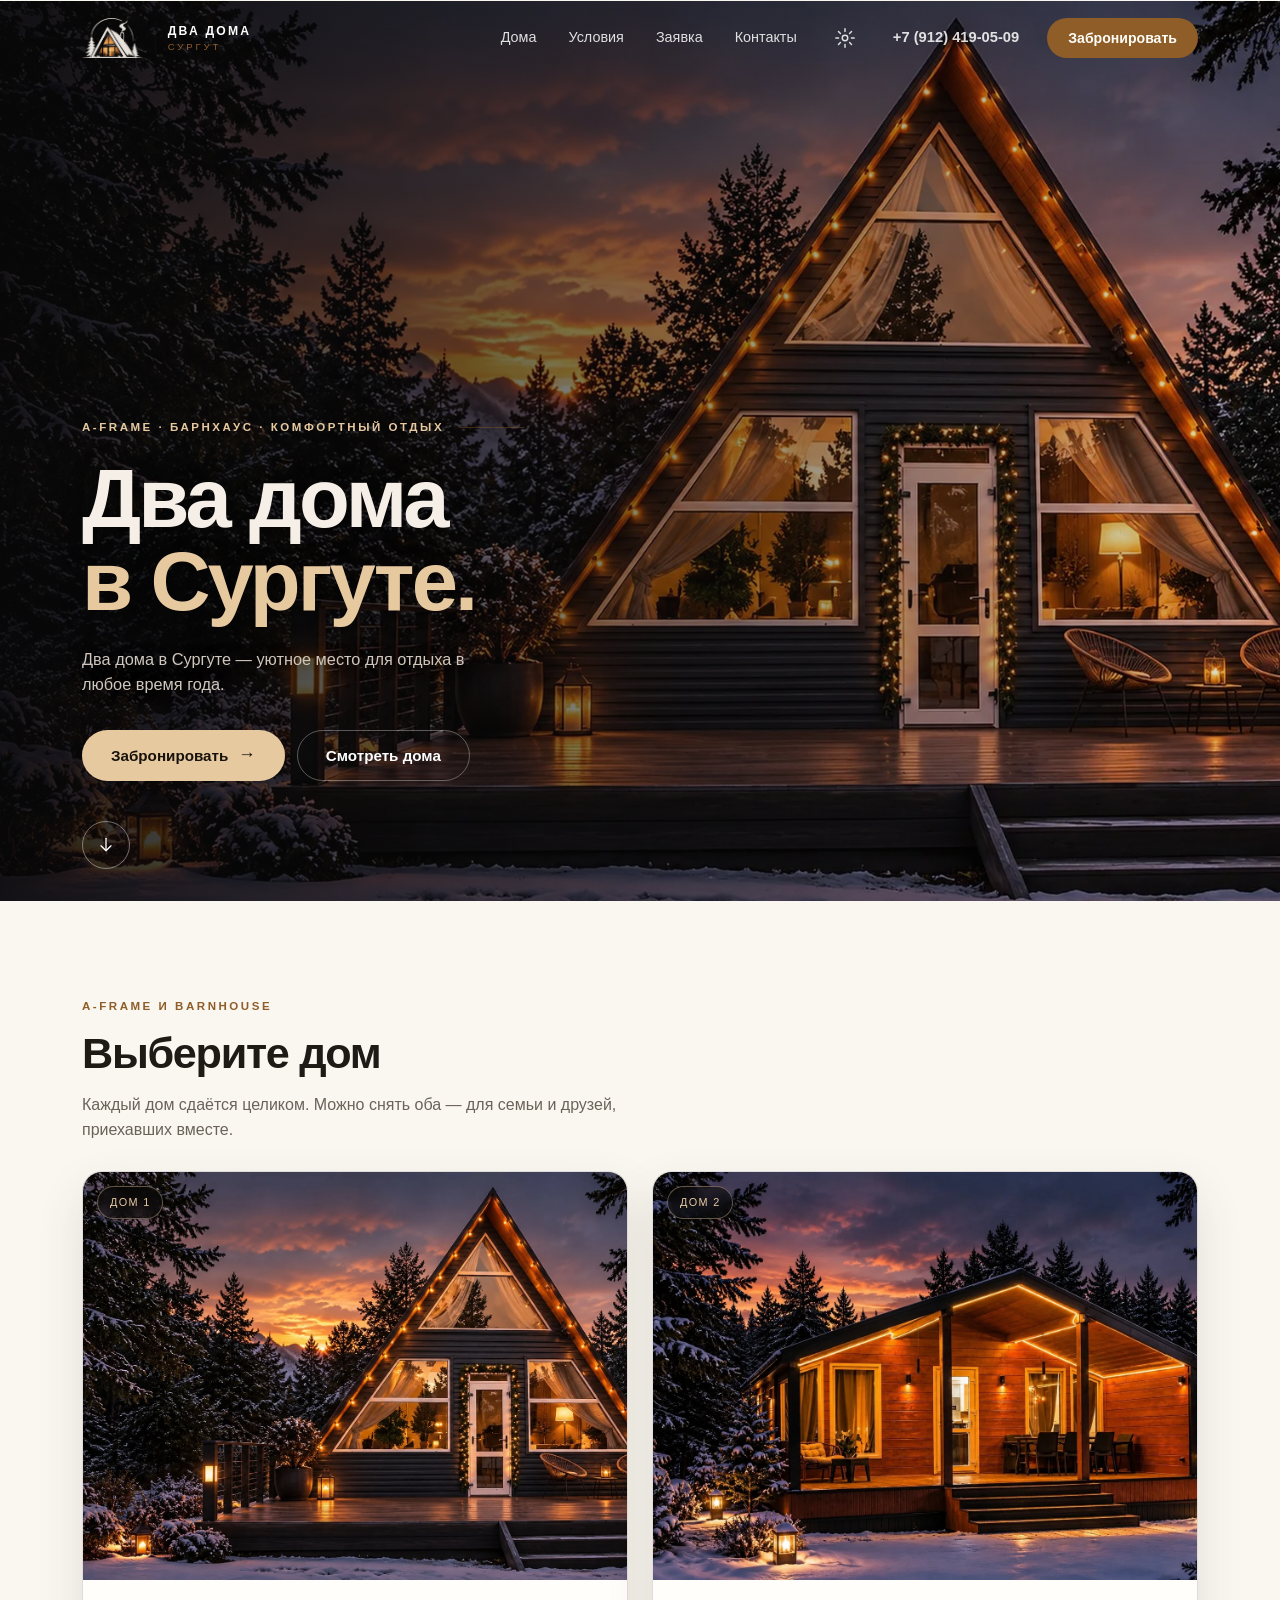
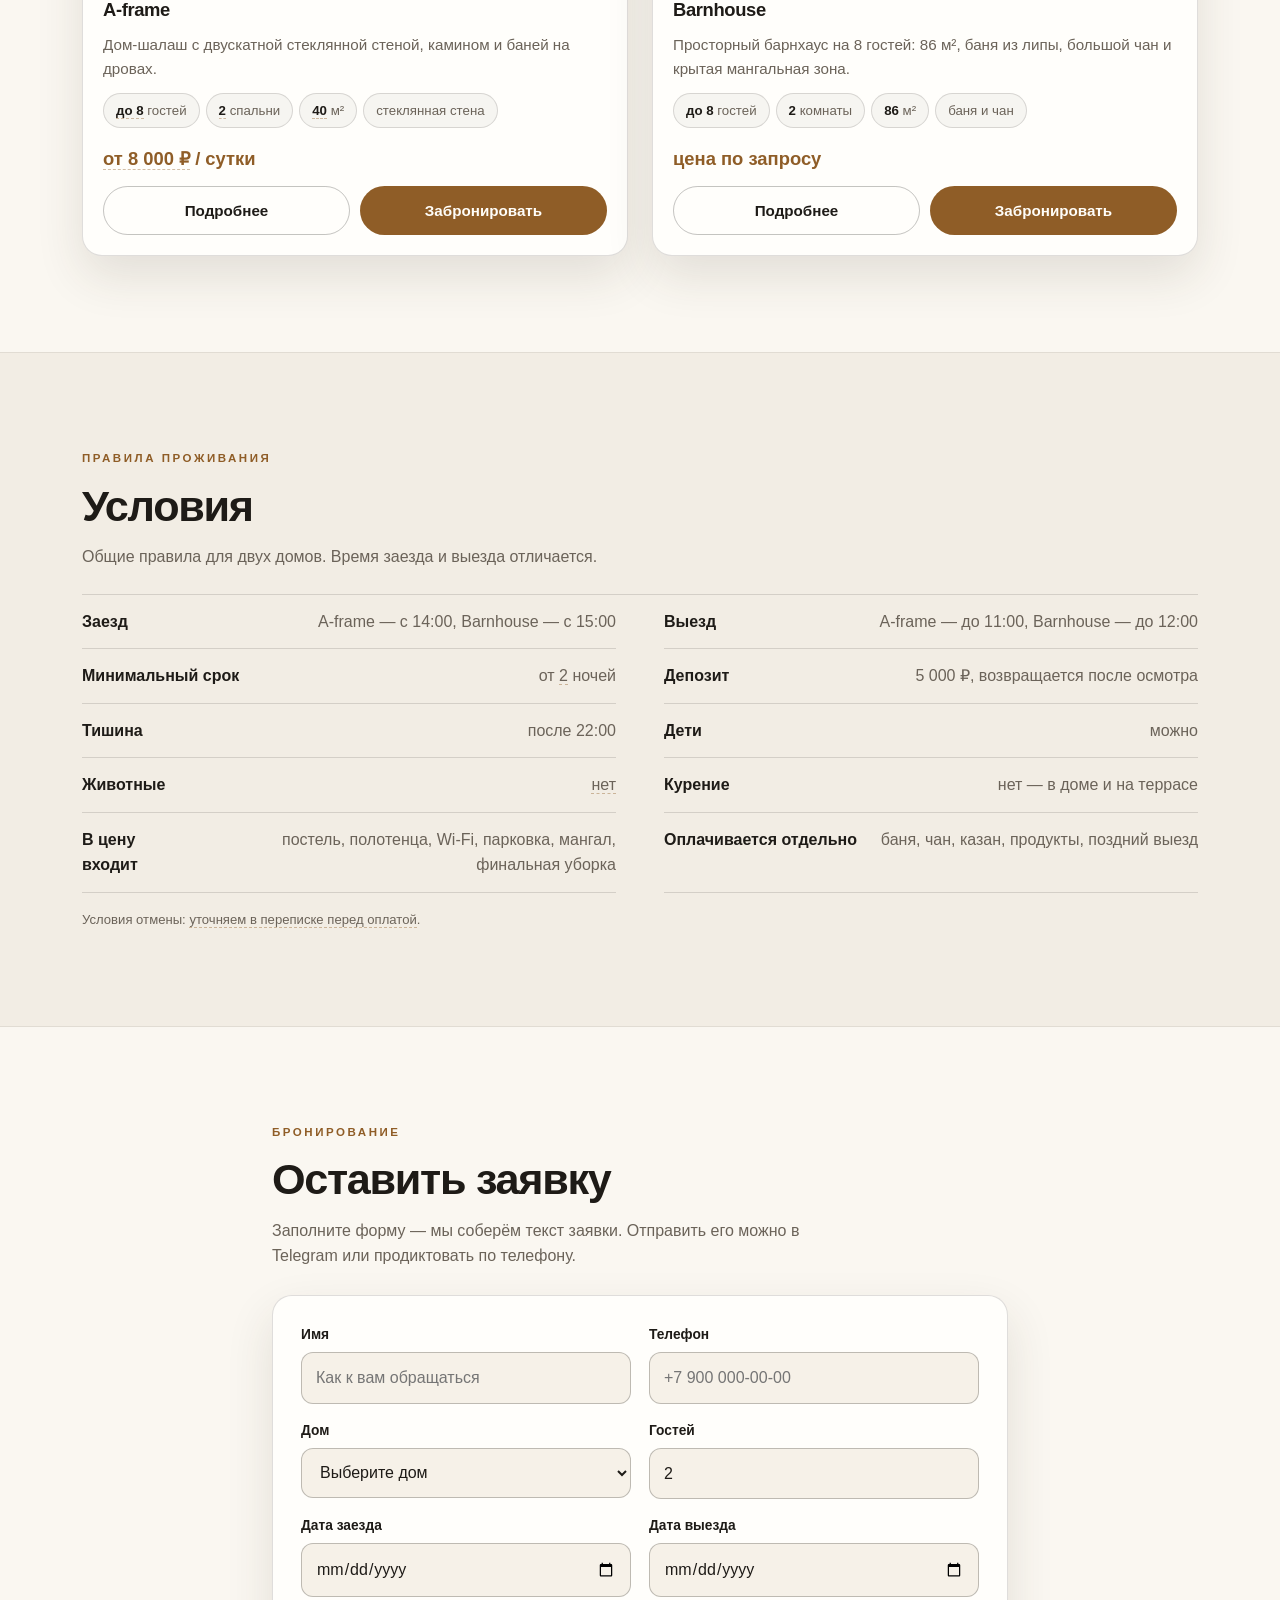
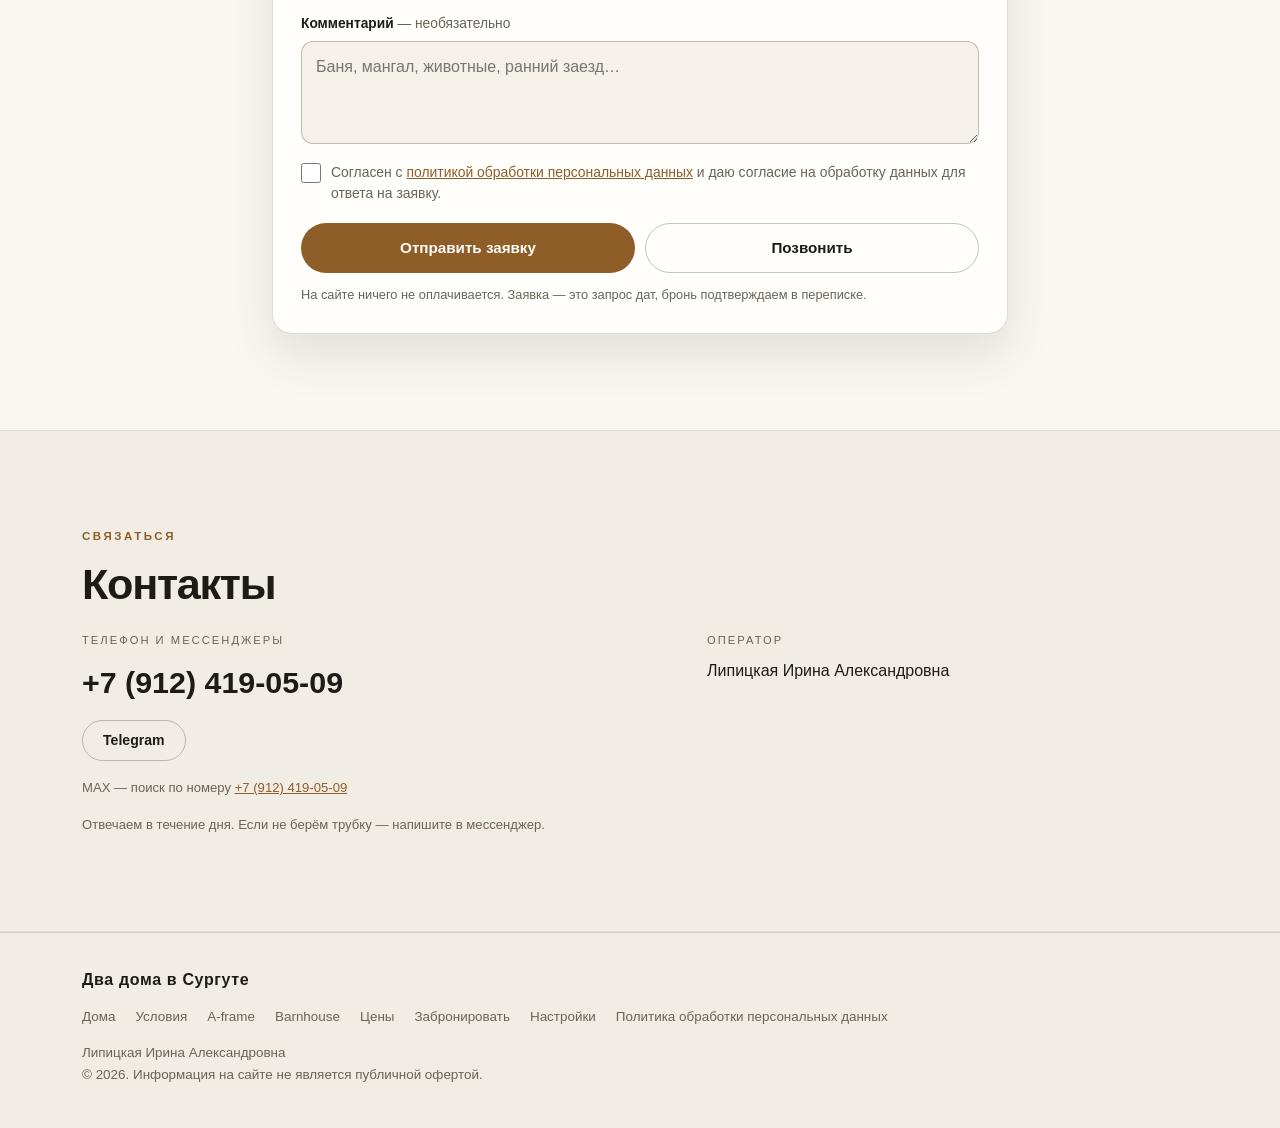
<file: index.html>
<!DOCTYPE html>
<html lang="ru">
<head>
<meta charset="utf-8">
<meta name="viewport" content="width=device-width, initial-scale=1">
<title>Аренда дома посуточно в Сургуте — A-frame и барнхаус | Два дома</title>
<meta name="description" content="Два дома в Сургуте посуточно: A-frame со стеклянной стеной и барнхаус с панорамными окнами. Баня, мангал, парковка, Wi-Fi. Оставьте заявку на сайте или позвоните.">
<link rel="canonical" href="https://example.ru/">

<meta property="og:type" content="website">
<meta property="og:site_name" content="Два дома в Сургуте">
<meta property="og:title" content="Два дома в Сургуте — посуточно: A-frame и барнхаус">
<meta property="og:description" content="A-frame со стеклянной стеной и барнхаус с панорамными окнами. Баня, мангал, парковка. Заявка на сайте.">
<meta property="og:image" content="https://example.ru/images/og-facade.jpg">
<meta property="og:image:width" content="1200">
<meta property="og:image:height" content="630">
<meta property="og:image:alt" content="Дом A-frame вечером в Сургуте">
<meta property="og:url" content="https://example.ru/">
<meta property="og:locale" content="ru_RU">
<meta name="twitter:card" content="summary_large_image">

<meta name="theme-color" content="#0b0a09" media="(prefers-color-scheme: dark)">
<meta name="theme-color" content="#faf7f1" media="(prefers-color-scheme: light)">
<link rel="icon" href="images/favicon.png" type="image/png">
<script src="assets/js/theme.js"></script>
<link rel="stylesheet" href="assets/css/style.css">
</head>
<body class="has-hero hero-under">
<a class="skip" href="#booking">Перейти к заявке</a>

<header class="hdr" id="top">
  <div class="wrap hdr__in">
    <a class="brand" href="index.html">
      <img class="brand__logo brand__logo--dark" src="images/logo-dark.png" width="52" height="34" alt="">
      <img class="brand__logo brand__logo--light" src="images/logo-light.png" width="52" height="34" alt="">
      <span class="brand__divider" aria-hidden="true"></span>
      <span class="brand__name"><b>Два дома</b><i>Сургут</i></span>
    </a>
    <nav class="hdr__nav" aria-label="Разделы">
      <a href="#houses">Дома</a>
      <a href="#rules">Условия</a>
      <a href="#booking">Заявка</a>
      <a href="#contacts">Контакты</a>
    </nav>
    <a class="hdr__gear" href="settings.html" aria-label="Настройки" title="Настройки"><svg viewBox="0 0 24 24" fill="none" stroke="currentColor" stroke-width="1.6" stroke-linecap="round" aria-hidden="true"><circle cx="12" cy="12" r="3"/><path d="M12 2v3M12 19v3M2 12h3M19 12h3M4.9 4.9 7 7M17 17l2.1 2.1M19.1 4.9 17 7M7 17l-2.1 2.1"/></svg></a>
    <a class="hdr__phone" data-cfg-href="tel" data-cfg="phone">+7 (912) 419-05-09</a>
    <a class="btn btn--primary btn--sm hdr__cta" href="#booking">Забронировать</a>
  </div>
</header>

<main>
<!-- ПЕРВЫЙ ЭКРАН -->
<section class="hero" aria-labelledby="hero-title">
  <div class="hero__bg">
    <img class="hero__bg-blur" src="images/aframe-banner.jpg" alt="" aria-hidden="true" decoding="async">
    <picture>
      <source srcset="images/aframe-banner.webp" type="image/webp">
      <img class="hero__bg-main" src="images/aframe-banner.jpg" width="1920" height="1080" alt="A-frame в зимнем лесу вечером" fetchpriority="high" decoding="async">
    </picture>
  </div>
  <div class="wrap hero__in">
    <p class="kicker">A-frame · барнхаус · комфортный отдых</p>
    <h1 id="hero-title">Два дома<br><span>в Сургуте.</span></h1>
    <p class="hero__lead">Два дома в Сургуте — уютное место для отдыха в любое время года.</p>
    <div class="hero__btns">
      <a class="btn btn--primary" href="#booking">Забронировать <span class="btn__arrow" aria-hidden="true">→</span></a>
      <a class="btn btn--ghost" href="#houses">Смотреть дома</a>
    </div>
  </div>
  <a class="hero__scroll" href="#houses" aria-label="Листать к домам">
    <svg viewBox="0 0 24 24" fill="none" stroke="currentColor" stroke-width="1.6" stroke-linecap="round" stroke-linejoin="round" aria-hidden="true"><path d="M12 4v14"/><path d="m6 13 6 6 6-6"/></svg>
  </a>
</section>

<!-- ВЫБОР ДОМОВ -->
<section class="sect" id="houses" aria-labelledby="houses-title">
  <div class="wrap">
    <p class="kicker">A-frame и Barnhouse</p>
    <h2 id="houses-title">Выберите дом</h2>
    <p class="sect__lead">Каждый дом сдаётся целиком. Можно снять оба — для семьи и друзей, приехавших вместе.</p>

    <div class="cards">
      <article class="card">
        <a class="card__media" href="aframe.html" aria-label="A-frame — подробнее">
          <picture>
            <source srcset="images/aframe-main.webp" type="image/webp">
            <img src="images/aframe-main.jpg" width="1640" height="959" loading="lazy" decoding="async" alt="A-frame — фасад дома-шалаша вечером">
          </picture>
          <span class="card__tag">Дом 1</span>
        </a>
        <div class="card__body">
          <h3><a href="aframe.html">A-frame</a></h3>
          <p class="card__txt" data-cfg="aframe.tagline">Дом-шалаш с двускатной стеклянной стеной, камином и баней на дровах.</p>
          <ul class="facts">
            <li><b data-cfg="aframe.guests" data-ph>до 8</b> гостей</li>
            <li><b data-cfg="aframe.bedrooms" data-ph>2</b> спальни</li>
            <li><b data-cfg="aframe.area" data-ph>40</b> м²</li>
            <li>стеклянная стена</li>
          </ul>
          <p class="card__price"><span data-cfg="aframe.priceFrom" data-ph>от 8 000 ₽</span> / сутки</p>
          <div class="card__btns">
            <a class="btn btn--ghost" href="aframe.html">Подробнее</a>
            <a class="btn btn--primary" href="#booking" data-book="A-frame">Забронировать</a>
          </div>
        </div>
      </article>

      <article class="card">
        <a class="card__media" href="barnhouse.html" aria-label="Barnhouse — подробнее">
          <picture>
            <source srcset="images/barnhouse-main.webp" type="image/webp">
            <img src="images/barnhouse-main.jpg" width="1638" height="960" loading="lazy" decoding="async" alt="Барнхаус — фасад с вечерней подсветкой">
          </picture>
          <span class="card__tag">Дом 2</span>
        </a>
        <div class="card__body">
          <h3><a href="barnhouse.html">Barnhouse</a></h3>
          <p class="card__txt" data-cfg="barnhouse.tagline">Просторный барнхаус на 8 гостей: 86 м², баня из липы, большой чан и крытая мангальная зона.</p>
          <ul class="facts">
            <li><b data-cfg="barnhouse.guests">до 8</b> гостей</li>
            <li><b data-cfg="barnhouse.bedrooms">2</b> комнаты</li>
            <li><b data-cfg="barnhouse.area">86</b> м²</li>
            <li>баня и чан</li>
          </ul>
          <p class="card__price"><span data-cfg="barnhouse.priceFrom">цена по запросу</span></p>
          <div class="card__btns">
            <a class="btn btn--ghost" href="barnhouse.html">Подробнее</a>
            <a class="btn btn--primary" href="#booking" data-book="Barnhouse">Забронировать</a>
          </div>
        </div>
      </article>
    </div>
  </div>
</section>

<!-- УСЛОВИЯ -->
<section class="sect sect--alt" id="rules" aria-labelledby="rules-title">
  <div class="wrap">
    <p class="kicker">Правила проживания</p>
    <h2 id="rules-title">Условия</h2>
    <p class="sect__lead">Общие правила для двух домов. Время заезда и выезда отличается.</p>
    <dl class="rules">
      <div><dt>Заезд</dt><dd>A-frame — с <span data-cfg="checkin">14:00</span>, Barnhouse — с <span data-cfg="barnhouse.checkin">15:00</span></dd></div>
      <div><dt>Выезд</dt><dd>A-frame — до <span data-cfg="checkout">11:00</span>, Barnhouse — до <span data-cfg="barnhouse.checkout">12:00</span></dd></div>
      <div><dt>Минимальный срок</dt><dd>от <span data-cfg="minNights" data-ph>2</span> ночей</dd></div>
      <div><dt>Депозит</dt><dd><span data-cfg="deposit">5 000 ₽</span>, возвращается после осмотра</dd></div>
      <div><dt>Тишина</dt><dd>после 22:00</dd></div>
      <div><dt>Дети</dt><dd>можно</dd></div>
      <div><dt>Животные</dt><dd><span data-cfg="pets" data-ph>нет</span></dd></div>
      <div><dt>Курение</dt><dd>нет — в доме и на террасе</dd></div>
      <div><dt>В цену входит</dt><dd>постель, полотенца, Wi-Fi, парковка, мангал, финальная уборка</dd></div>
      <div><dt>Оплачивается отдельно</dt><dd>баня, чан, казан, продукты, поздний выезд</dd></div>
    </dl>
    <p class="note">Условия отмены: <span data-cfg="cancel" data-ph>уточняем в переписке перед оплатой</span>.</p>
  </div>
</section>

<!-- ЗАЯВКА -->
<section class="sect" id="booking" aria-labelledby="booking-title">
  <div class="wrap wrap--narrow">
    <p class="kicker">Бронирование</p>
    <h2 id="booking-title">Оставить заявку</h2>
    <p class="sect__lead">Заполните форму — мы соберём текст заявки. Отправить его можно в Telegram или продиктовать по телефону.</p>

    <form class="form" id="bookingForm" novalidate>
      <div class="form__grid">
        <div class="field">
          <label for="f-name">Имя</label>
          <input id="f-name" name="name" type="text" autocomplete="name" placeholder="Как к вам обращаться" required>
          <p class="err" id="e-name" hidden></p>
        </div>
        <div class="field">
          <label for="f-phone">Телефон</label>
          <input id="f-phone" name="phone" type="tel" inputmode="tel" autocomplete="tel" placeholder="+7 900 000-00-00" required>
          <p class="err" id="e-phone" hidden></p>
        </div>
        <div class="field">
          <label for="f-house">Дом</label>
          <select id="f-house" name="house" required>
            <option value="">Выберите дом</option>
            <option value="A-frame">A-frame</option>
            <option value="Barnhouse">Barnhouse</option>
            <option value="Ещё не выбрал">Ещё не выбрал, подскажите</option>
          </select>
          <p class="err" id="e-house" hidden></p>
        </div>
        <div class="field">
          <label for="f-guests">Гостей</label>
          <input id="f-guests" name="guests" type="number" inputmode="numeric" min="1" max="8" step="1" value="2" required>
          <p class="err" id="e-guests" hidden></p>
        </div>
        <div class="field">
          <label for="f-in">Дата заезда</label>
          <input id="f-in" name="checkin" type="date" required>
          <p class="err" id="e-in" hidden></p>
        </div>
        <div class="field">
          <label for="f-out">Дата выезда</label>
          <input id="f-out" name="checkout" type="date" required>
          <p class="err" id="e-out" hidden></p>
        </div>
        <div class="field field--wide">
          <label for="f-comment">Комментарий <span class="opt">— необязательно</span></label>
          <textarea id="f-comment" name="comment" rows="3" placeholder="Баня, мангал, животные, ранний заезд…"></textarea>
        </div>
      </div>

      <label class="consent">
        <input type="checkbox" id="f-consent" name="consent" required>
        <span>Согласен с <a href="privacy.html" target="_blank" rel="noopener">политикой обработки персональных данных</a> и даю согласие на обработку данных для ответа на заявку.</span>
      </label>
      <p class="err" id="e-consent" hidden></p>

      <div class="form__actions">
        <button class="btn btn--primary" type="submit">Отправить заявку</button>
        <a class="btn btn--ghost" data-cfg-href="tel">Позвонить</a>
      </div>
      <p class="form__hint">На сайте ничего не оплачивается. Заявка — это запрос дат, бронь подтверждаем в переписке.</p>
    </form>

    <div class="done" id="done" hidden>
      <h3>Заявка сформирована</h3>
      <p>Текст заявки скопирован — отправьте его в Telegram или продиктуйте по телефону.</p>
      <pre class="done__text" id="doneText"></pre>
      <div class="done__btns">
        <a class="btn btn--primary" id="doneTg" target="_blank" rel="noopener">Открыть Telegram</a>
        <button class="btn btn--ghost" type="button" id="doneCopy">Скопировать текст</button>
      </div>
      <p class="done__hint" id="doneHint">Текст заявки уже скопирован в буфер обмена — можно вставить его в любой мессенджер.</p>
    </div>
  </div>
</section>

<!-- КОНТАКТЫ -->
<section class="sect sect--alt" id="contacts" aria-labelledby="contacts-title">
  <div class="wrap">
    <p class="kicker">Связаться</p>
    <h2 id="contacts-title">Контакты</h2>
    <div class="contacts">
      <div>
        <p class="contacts__label">Телефон и мессенджеры</p>
        <p><a class="contacts__big" data-cfg-href="tel" data-cfg="phone">+7 (912) 419-05-09</a></p>
        <p class="contacts__links">
          <a class="btn btn--ghost btn--sm" data-cfg-href="telegram" target="_blank" rel="noopener">Telegram</a>
        </p>
        <p class="note">MAX — поиск по номеру <a data-cfg-href="tel" data-cfg="phone">+7 (912) 419-05-09</a></p>
        <p class="note">Отвечаем в течение дня. Если не берём трубку — напишите в мессенджер.</p>
      </div>
      <div>
        <p class="contacts__label">Оператор</p>
        <p><span data-cfg="legalName">Липицкая Ирина Александровна</span></p>
      </div>
    </div>
  </div>
</section>
</main>

<footer class="foot">
  <div class="wrap foot__in">
    <p class="foot__brand">Два дома в Сургуте</p>
    <nav class="foot__nav" aria-label="Подвал">
      <a href="#houses">Дома</a>
      <a href="#rules">Условия</a>
      <a href="aframe.html">A-frame</a>
      <a href="barnhouse.html">Barnhouse</a>
      <a href="aframe.html#prices">Цены</a>
      <a href="#booking">Забронировать</a>
      <a href="settings.html">Настройки</a>
      <a href="privacy.html">Политика обработки персональных данных</a>
    </nav>
    <p class="foot__legal">
      <span data-cfg="legalName">Липицкая Ирина Александровна</span><br>
      © 2026. Информация на сайте не является публичной офертой.
    </p>
  </div>
</footer>

<div class="bar" id="stickyBar">
  <a class="btn btn--primary" href="#booking">Забронировать</a>
  <a class="btn btn--ghost" data-cfg-href="tel">Позвонить</a>
</div>

<script src="assets/js/config.js"></script>
<script src="assets/js/main.js"></script>
</body>
</html>
</file>
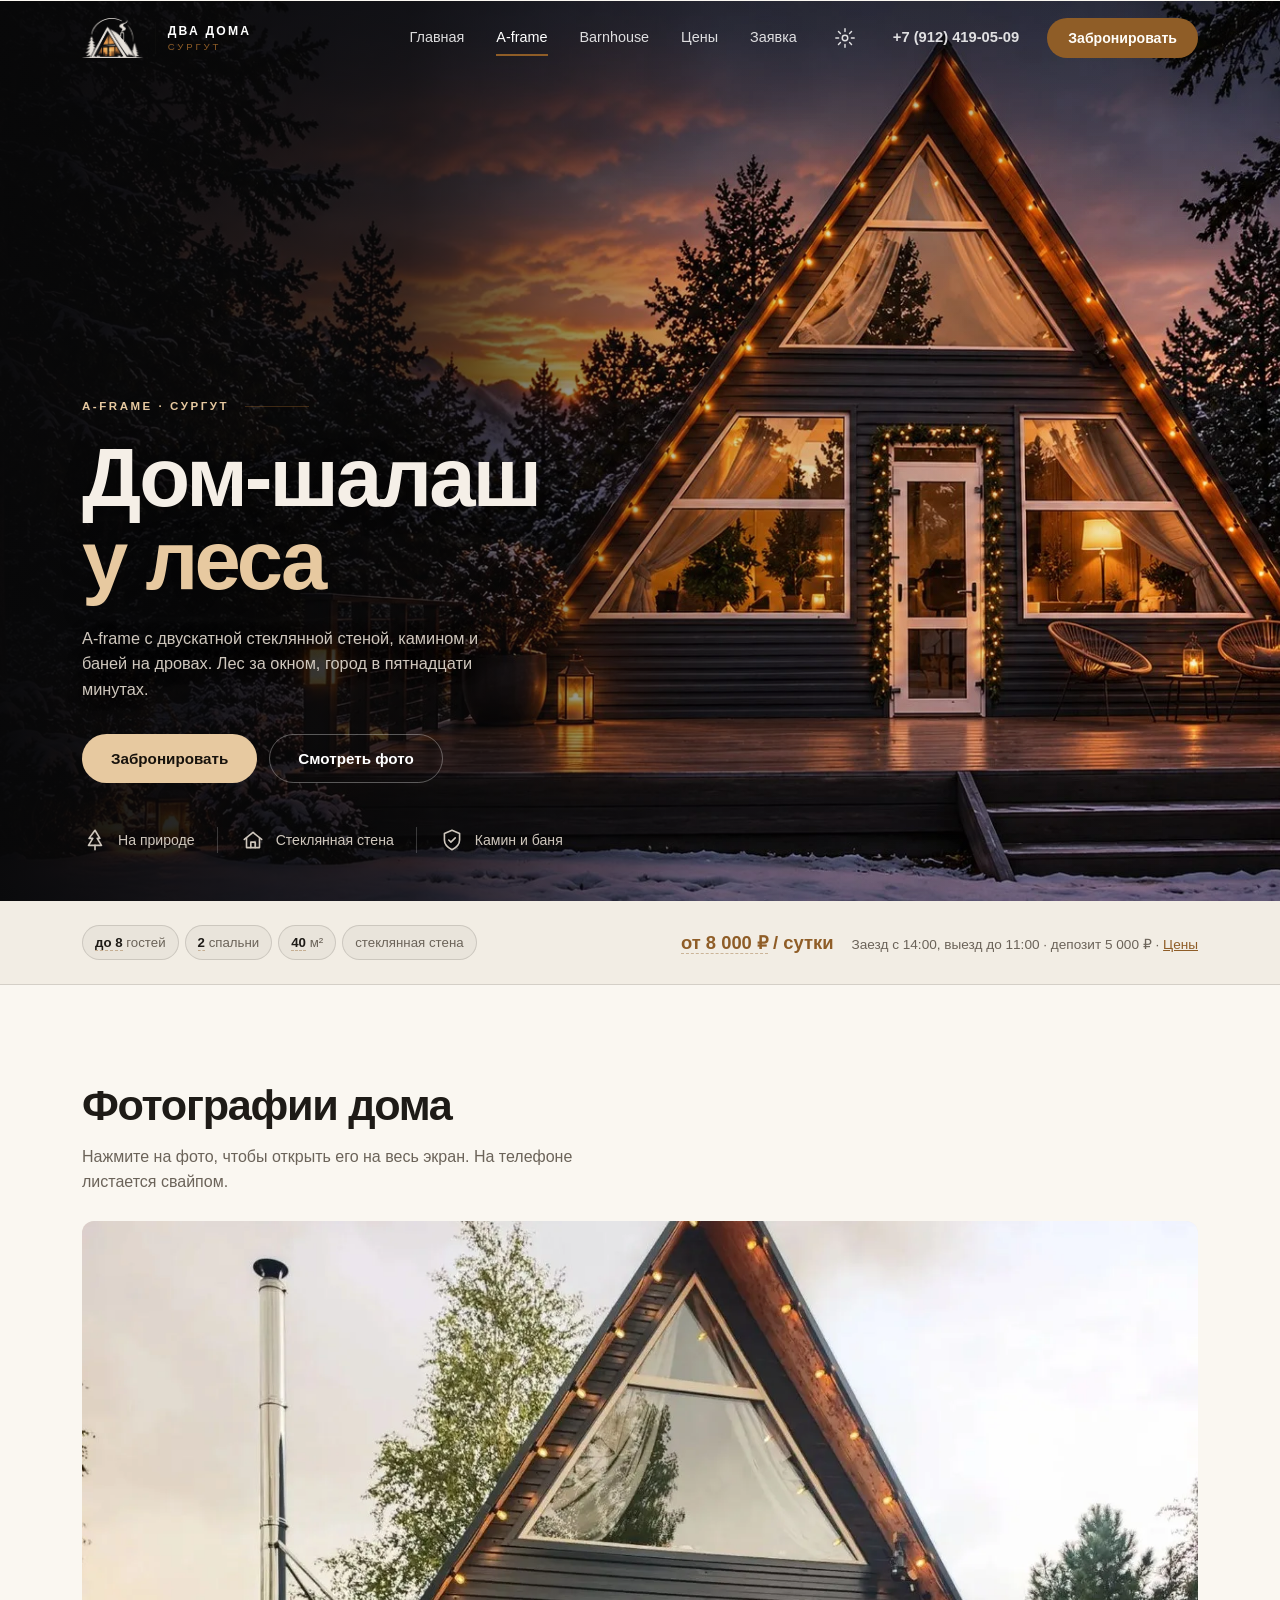
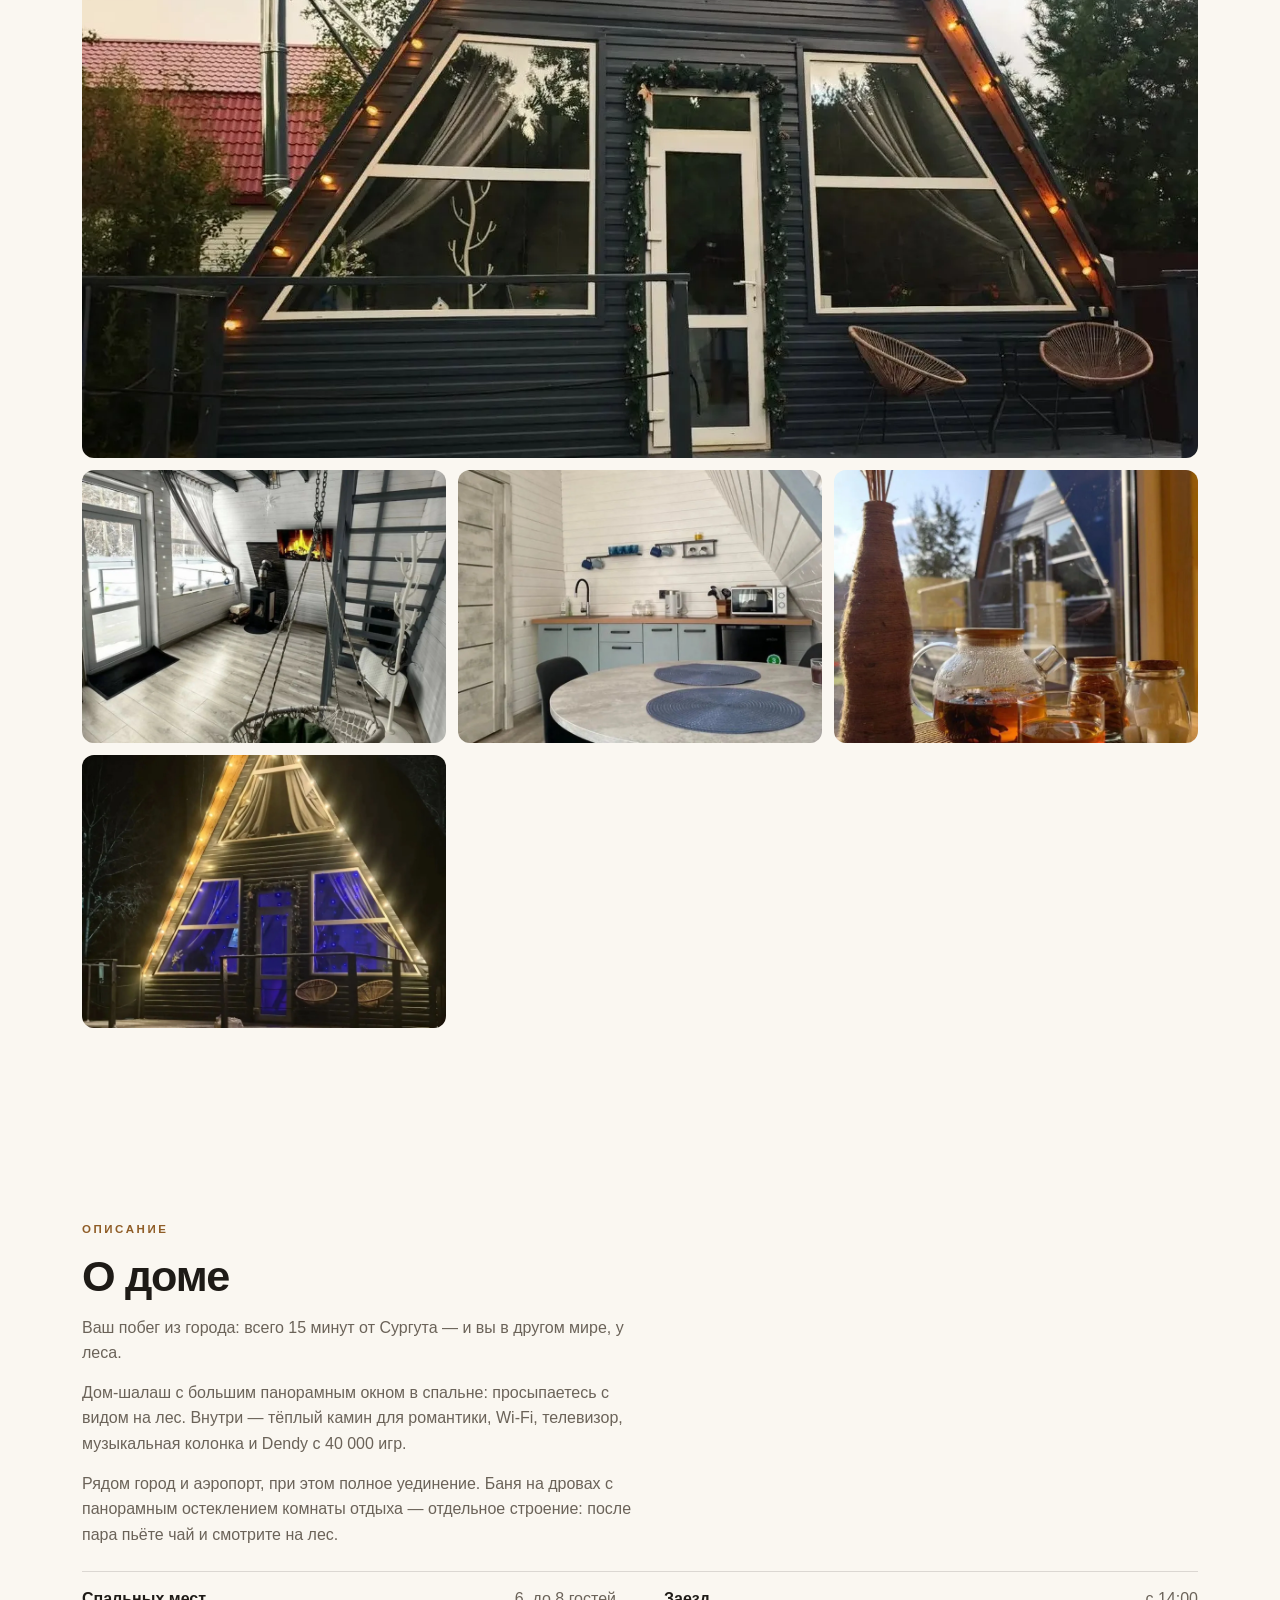
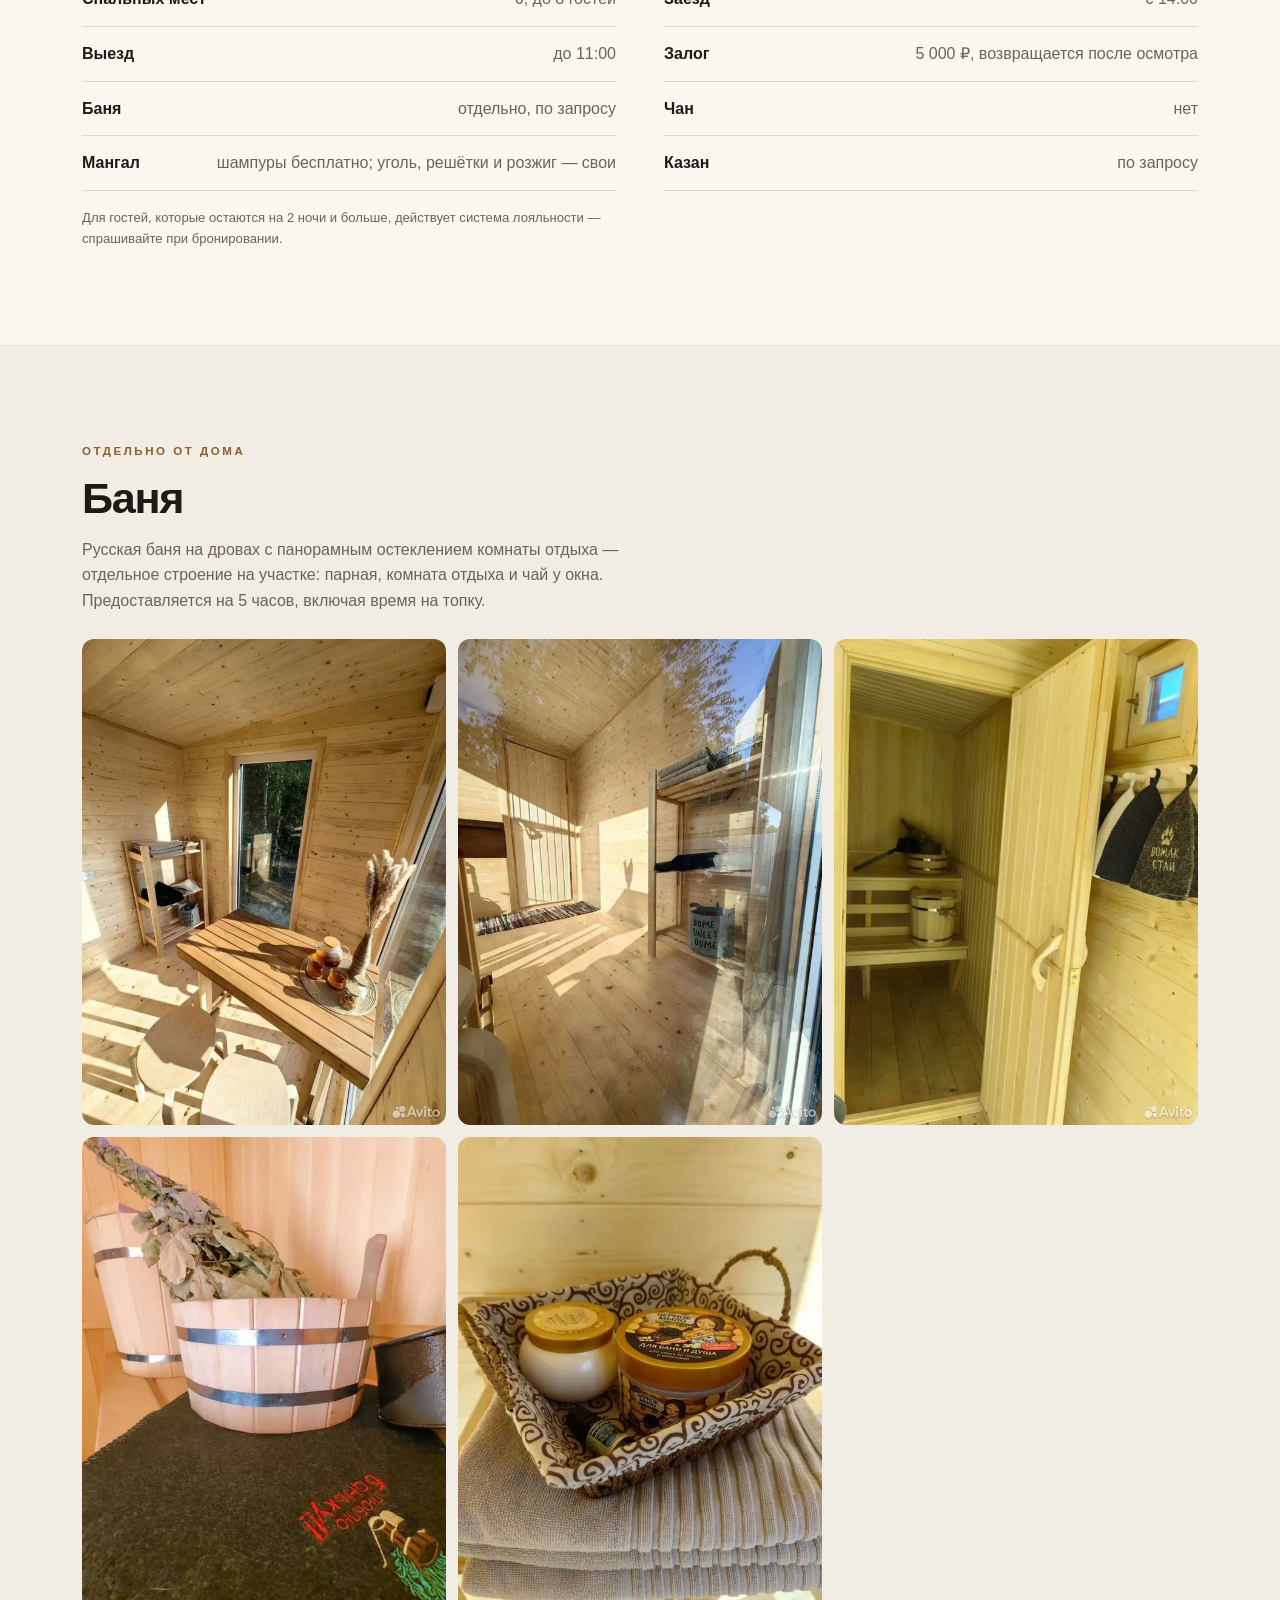
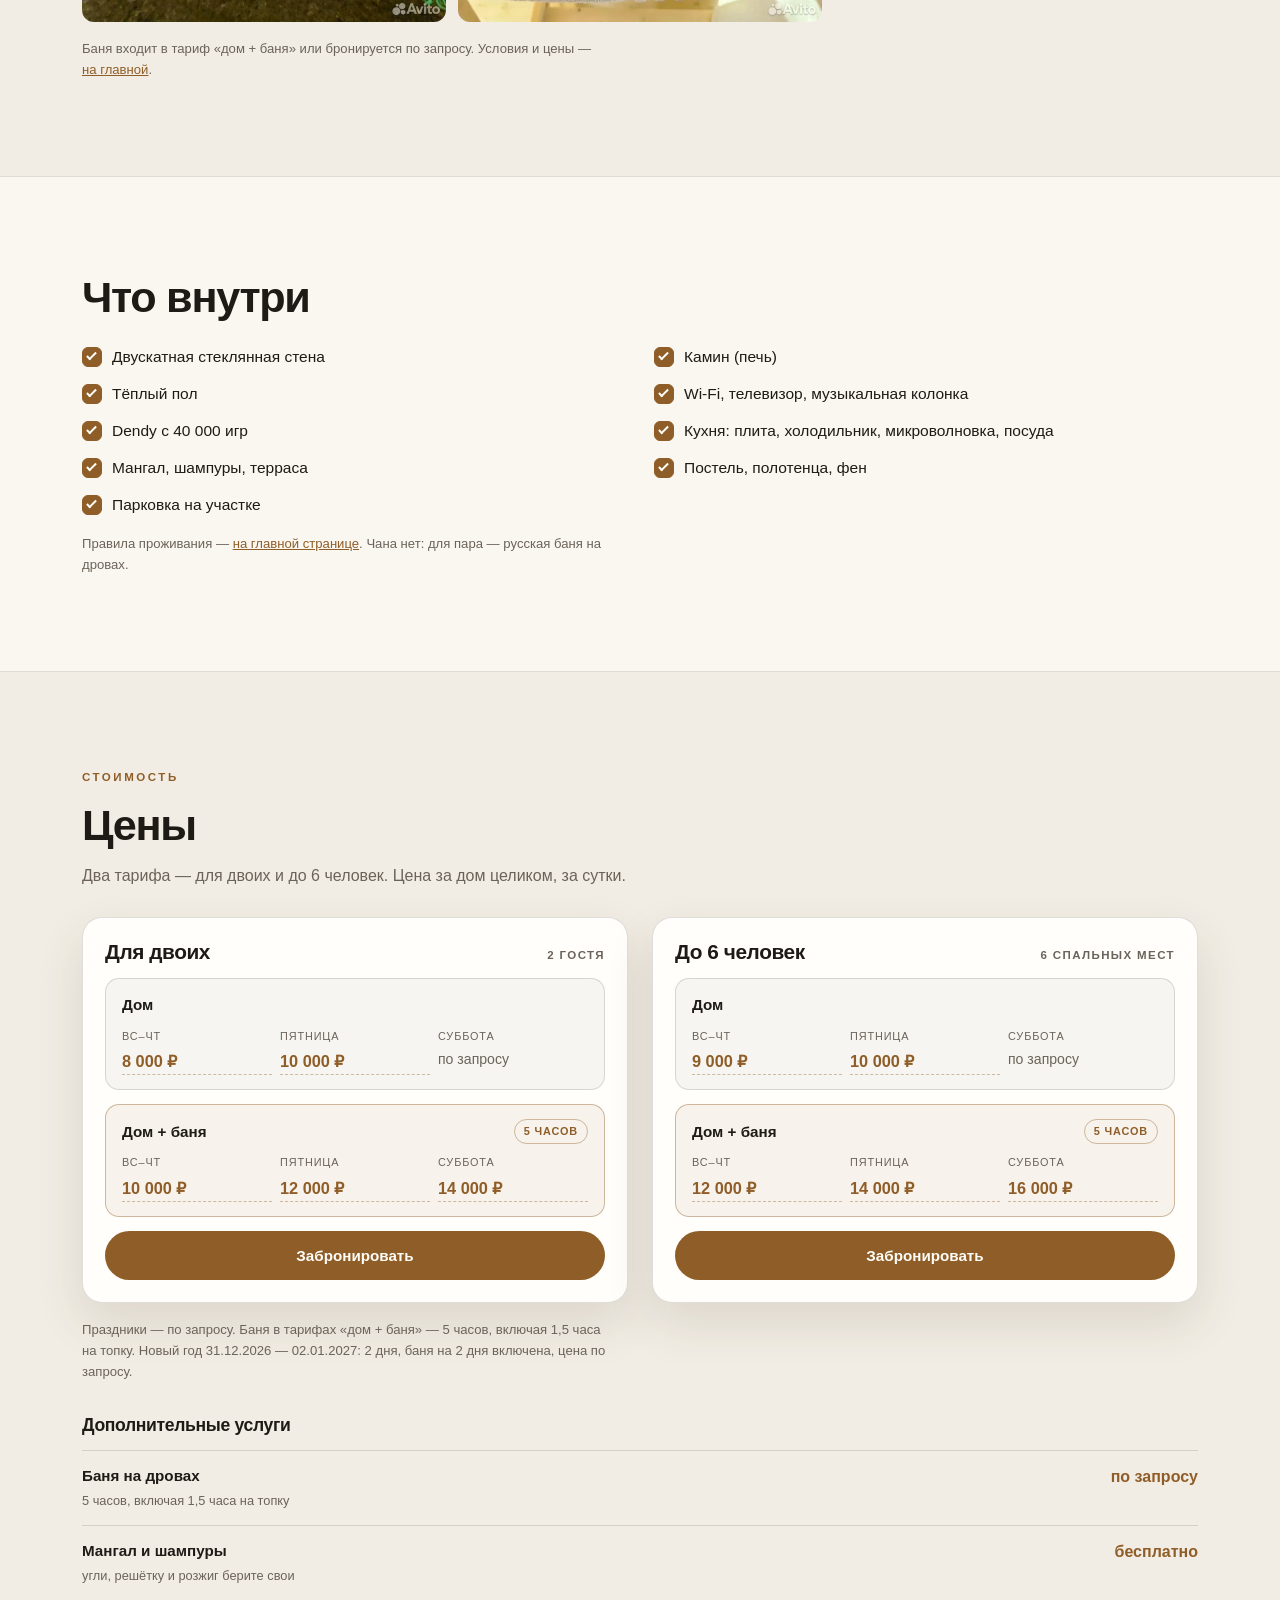
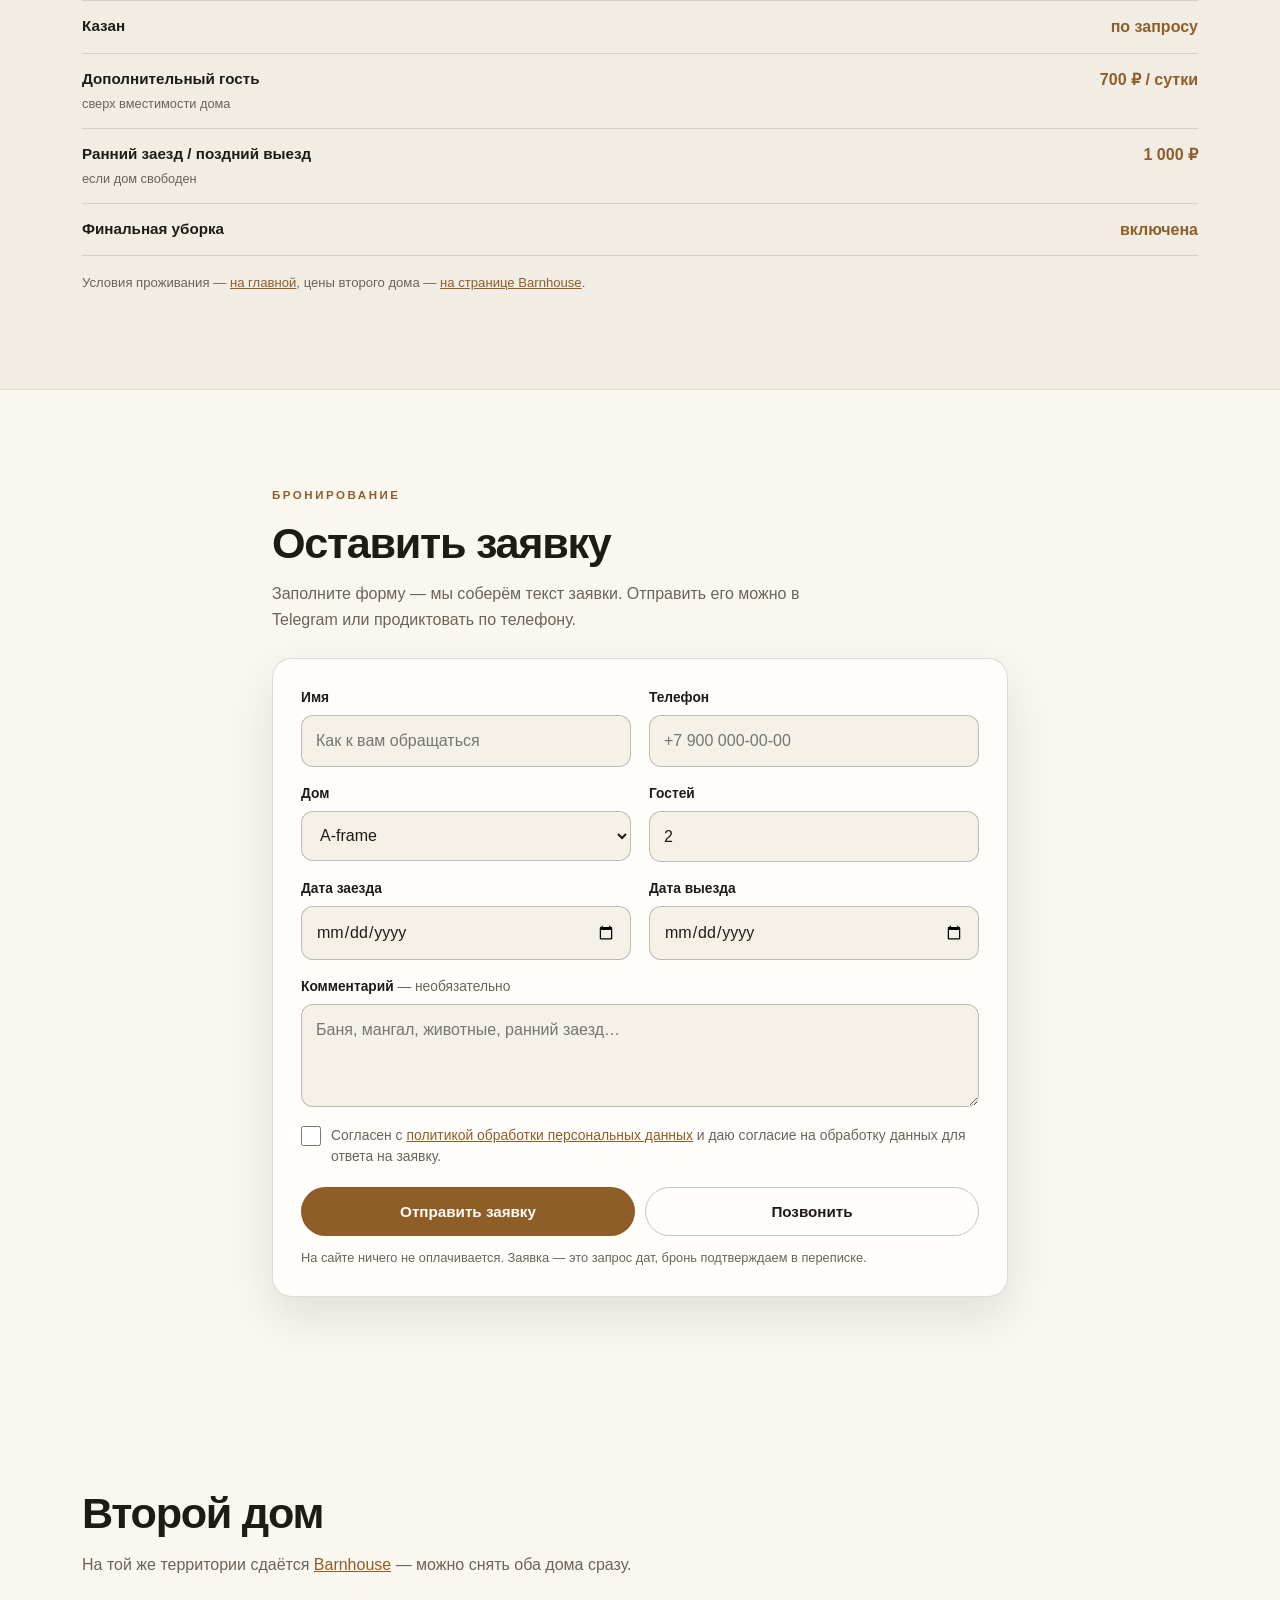
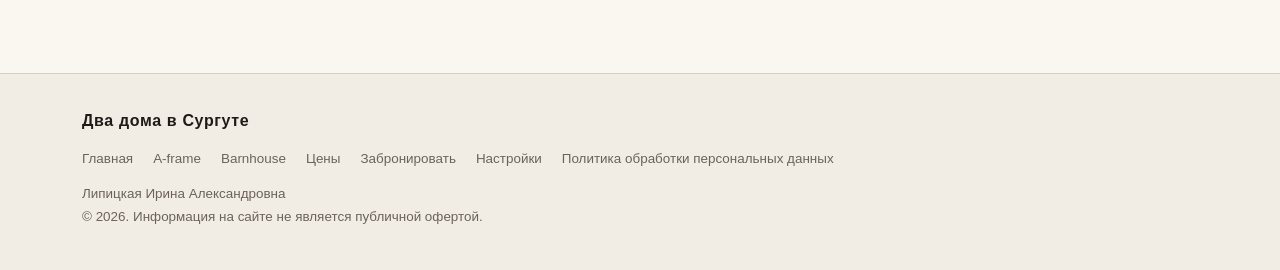
<file: aframe.html>
<!DOCTYPE html>
<html lang="ru">
<head>
<meta charset="utf-8">
<meta name="viewport" content="width=device-width, initial-scale=1">
<title>A-frame в Сургуте — аренда дома-шалаша посуточно | Два дома</title>
<meta name="description" content="Дом-шалаш A-frame в Сургуте посуточно: двускатная стеклянная стена, камин, баня на дровах. Гостей до 8, 2 спальни, 40 м². Фото, цены, заявка на сайте.">
<link rel="canonical" href="https://example.ru/aframe.html">

<meta property="og:type" content="website">
<meta property="og:site_name" content="Два дома в Сургуте">
<meta property="og:title" content="A-frame в Сургуте — аренда дома-шалаша посуточно">
<meta property="og:description" content="Дом-шалаш со стеклянной стеной, камином и баней на дровах. До 8 гостей, 40 м². Заявка на сайте.">
<meta property="og:image" content="https://example.ru/images/aframe-og.jpg">
<meta property="og:image:width" content="1200">
<meta property="og:image:height" content="630">
<meta property="og:image:alt" content="Зимний A-frame в лесу вечером">
<meta property="og:url" content="https://example.ru/aframe.html">
<meta property="og:locale" content="ru_RU">
<meta name="twitter:card" content="summary_large_image">

<meta name="theme-color" content="#0b0a09" media="(prefers-color-scheme: dark)">
<meta name="theme-color" content="#faf7f1" media="(prefers-color-scheme: light)">
<link rel="icon" href="images/favicon.png" type="image/png">
<script src="assets/js/theme.js"></script>
<link rel="stylesheet" href="assets/css/style.css">
</head>
<body class="has-hero hero-under">
<a class="skip" href="#booking">Перейти к заявке</a>

<header class="hdr">
  <div class="wrap hdr__in">
    <a class="brand" href="index.html">
      <img class="brand__logo brand__logo--dark" src="images/logo-dark.png" width="52" height="34" alt="">
      <img class="brand__logo brand__logo--light" src="images/logo-light.png" width="52" height="34" alt="">
      <span class="brand__divider" aria-hidden="true"></span>
      <span class="brand__name"><b>Два дома</b><i>Сургут</i></span>
    </a>
    <nav class="hdr__nav" aria-label="Разделы">
      <a href="index.html">Главная</a>
      <a href="aframe.html" aria-current="page">A-frame</a>
      <a href="barnhouse.html">Barnhouse</a>
      <a href="#prices">Цены</a>
      <a href="#booking">Заявка</a>
    </nav>
    <a class="hdr__gear" href="settings.html" aria-label="Настройки" title="Настройки"><svg viewBox="0 0 24 24" fill="none" stroke="currentColor" stroke-width="1.6" stroke-linecap="round" aria-hidden="true"><circle cx="12" cy="12" r="3"/><path d="M12 2v3M12 19v3M2 12h3M19 12h3M4.9 4.9 7 7M17 17l2.1 2.1M19.1 4.9 17 7M7 17l-2.1 2.1"/></svg></a>
    <a class="hdr__phone" data-cfg-href="tel" data-cfg="phone">+7 (912) 419-05-09</a>
    <a class="btn btn--primary btn--sm hdr__cta" href="#booking">Забронировать</a>
  </div>
</header>

<main>
<section class="hero hero--house hero--banner" aria-labelledby="house-title">
  <div class="hero__bg">
    <img class="hero__bg-blur" src="images/aframe-main.jpg" alt="" aria-hidden="true" decoding="async">
    <picture>
      <source srcset="images/aframe-main.webp" type="image/webp">
      <img class="hero__bg-main" src="images/aframe-main.jpg" width="1640" height="959" alt="A-frame с вечерней подсветкой в Сургуте" fetchpriority="high" decoding="async">
    </picture>
  </div>
  <div class="wrap hero__in">
    <p class="kicker">A-frame · Сургут</p>
    <h1 id="house-title">Дом-шалаш<br><span>у леса</span></h1>
    <p class="hero__lead">A-frame с двускатной стеклянной стеной, камином и баней на дровах. Лес за окном, город в пятнадцати минутах.</p>
    <div class="hero__btns">
      <a class="btn btn--primary" href="#booking">Забронировать</a>
      <a class="btn btn--ghost" href="#gal-aframe">Смотреть фото</a>
    </div>
    <ul class="hero__meta hero__meta--icons">
      <li>
        <svg class="ico" viewBox="0 0 24 24" aria-hidden="true"><path d="M12 3l4.5 7.5H14l4 6.5H6l4-6.5H6.5z"/><path d="M12 17v4"/></svg>
        На природе
      </li>
      <li>
        <svg class="ico" viewBox="0 0 24 24" aria-hidden="true"><path d="M4 11.5 12 5l8 6.5"/><path d="M6 10.5V19h12v-8.5"/><path d="M10 19v-5h4v5"/></svg>
        Стеклянная стена
      </li>
      <li>
        <svg class="ico" viewBox="0 0 24 24" aria-hidden="true"><path d="M12 3l7 3v6c0 4-3 7-7 9-4-2-7-5-7-9V6z"/><path d="m9 12 2 2 4-4"/></svg>
        Камин и баня
      </li>
    </ul>
  </div>
</section>

<section class="house-facts" aria-label="Коротко о доме">
  <div class="wrap house-facts__row">
    <ul class="facts">
      <li><b data-cfg="aframe.guests" data-ph>до 8</b> гостей</li>
      <li><b data-cfg="aframe.bedrooms" data-ph>2</b> спальни</li>
      <li><b data-cfg="aframe.area" data-ph>40</b> м²</li>
      <li>стеклянная стена</li>
    </ul>
    <div class="house-facts__side">
      <p class="house-facts__price"><span data-cfg="aframe.priceFrom" data-ph>от 8 000 ₽</span> / сутки</p>
      <p class="house-facts__note">Заезд с <span data-cfg="checkin">14:00</span>, выезд до <span data-cfg="checkout">11:00</span> · депозит <span data-cfg="deposit">5 000 ₽</span> · <a href="#prices">Цены</a></p>
    </div>
  </div>
</section>

<section class="sect" aria-labelledby="gal-title">
  <div class="wrap">
    <h2 id="gal-title">Фотографии дома</h2>
    <p class="sect__lead">Нажмите на фото, чтобы открыть его на весь экран. На телефоне листается свайпом.</p>
    <div class="gal" id="gal-aframe">
      <figure class="shot">
        <button class="shot__btn" type="button" data-label="A-frame · фасад" aria-label="Открыть фото: A-frame · фасад">
          <picture>
            <source srcset="images/aframe-facade.webp" type="image/webp">
            <img src="images/aframe-facade.jpg" width="1600" height="1200" loading="lazy" decoding="async" alt="A-frame — фасад дома">
          </picture>
        </button>
      </figure>
      <figure class="shot">
        <button class="shot__btn" type="button" data-label="A-frame · гостиная" aria-label="Открыть фото: A-frame · гостиная">
          <picture>
            <source srcset="images/aframe-living.webp" type="image/webp">
            <img src="images/aframe-living.jpg" width="1600" height="1200" loading="lazy" decoding="async" alt="A-frame — гостиная">
          </picture>
        </button>
      </figure>
      <figure class="shot">
        <button class="shot__btn" type="button" data-label="A-frame · кухня" aria-label="Открыть фото: A-frame · кухня">
          <picture>
            <source srcset="images/aframe-kitchen.webp" type="image/webp">
            <img src="images/aframe-kitchen.jpg" width="1600" height="1200" loading="lazy" decoding="async" alt="A-frame — кухня и обеденная зона">
          </picture>
        </button>
      </figure>
      <figure class="shot">
        <button class="shot__btn" type="button" data-label="A-frame · вид из окна" aria-label="Открыть фото: A-frame · вид из окна">
          <picture>
            <source srcset="images/aframe-window.webp" type="image/webp">
            <img src="images/aframe-window.jpg" width="1600" height="1200" loading="lazy" decoding="async" alt="A-frame — вид из окна">
          </picture>
        </button>
      </figure>
      <figure class="shot">
        <button class="shot__btn" type="button" data-label="A-frame · вечерняя подсветка" aria-label="Открыть фото: A-frame · вечерняя подсветка">
          <picture>
            <source srcset="images/aframe-evening.webp" type="image/webp">
            <img src="images/aframe-evening.jpg" width="1600" height="1200" loading="lazy" decoding="async" alt="A-frame — вечерняя подсветка">
          </picture>
        </button>
      </figure>
    </div>
  </div>
</section>

<section class="sect" id="about" aria-labelledby="about-title">
  <div class="wrap">
    <p class="kicker">Описание</p>
    <h2 id="about-title">О доме</h2>
    <p class="sect__lead">Ваш побег из города: всего 15 минут от Сургута — и вы в другом мире, у леса.</p>
    <p class="sect__lead">Дом-шалаш с большим панорамным окном в спальне: просыпаетесь с видом на лес. Внутри — тёплый камин для романтики, Wi-Fi, телевизор, музыкальная колонка и Dendy с 40 000 игр.</p>
    <p class="sect__lead">Рядом город и аэропорт, при этом полное уединение. Баня на дровах с панорамным остеклением комнаты отдыха — отдельное строение: после пара пьёте чай и смотрите на лес.</p>
    <dl class="rules">
      <div><dt>Спальных мест</dt><dd>6, до 8 гостей</dd></div>
      <div><dt>Заезд</dt><dd>с <span data-cfg="checkin">14:00</span></dd></div>
      <div><dt>Выезд</dt><dd>до <span data-cfg="checkout">11:00</span></dd></div>
      <div><dt>Залог</dt><dd><span data-cfg="deposit">5 000 ₽</span>, возвращается после осмотра</dd></div>
      <div><dt>Баня</dt><dd>отдельно, по запросу</dd></div>
      <div><dt>Чан</dt><dd>нет</dd></div>
      <div><dt>Мангал</dt><dd>шампуры бесплатно; уголь, решётки и розжиг — свои</dd></div>
      <div><dt>Казан</dt><dd>по запросу</dd></div>
    </dl>
    <p class="note">Для гостей, которые остаются на 2 ночи и больше, действует система лояльности — спрашивайте при бронировании.</p>
  </div>
</section>

<section class="sect sect--alt" id="bath" aria-labelledby="bath-title">
  <div class="wrap">
    <p class="kicker">Отдельно от дома</p>
    <h2 id="bath-title">Баня</h2>
    <p class="sect__lead">Русская баня на дровах с панорамным остеклением комнаты отдыха — отдельное строение на участке: парная, комната отдыха и чай у окна. Предоставляется на 5 часов, включая время на топку.</p>
    <div class="gal gal--portrait" id="gal-bath">
      <figure class="shot">
        <button class="shot__btn" type="button" data-label="Баня · чай после пара" aria-label="Открыть фото: баня, чай после пара">
          <picture>
            <source srcset="images/aframe-bath-1.webp" type="image/webp">
            <img src="images/aframe-bath-1.jpg" width="1200" height="1600" loading="lazy" decoding="async" alt="Баня — чайный стол у окна">
          </picture>
        </button>
      </figure>
      <figure class="shot">
        <button class="shot__btn" type="button" data-label="Баня · комната отдыха" aria-label="Открыть фото: баня, комната отдыха">
          <picture>
            <source srcset="images/aframe-bath-2.webp" type="image/webp">
            <img src="images/aframe-bath-2.jpg" width="1200" height="1600" loading="lazy" decoding="async" alt="Баня — комната отдыха с панорамным окном">
          </picture>
        </button>
      </figure>
      <figure class="shot">
        <button class="shot__btn" type="button" data-label="Баня · парная" aria-label="Открыть фото: баня, парная">
          <picture>
            <source srcset="images/aframe-bath-3.webp" type="image/webp">
            <img src="images/aframe-bath-3.jpg" width="1200" height="1600" loading="lazy" decoding="async" alt="Баня — парная с печью">
          </picture>
        </button>
      </figure>
      <figure class="shot">
        <button class="shot__btn" type="button" data-label="Баня · принадлежности" aria-label="Открыть фото: баня, принадлежности">
          <picture>
            <source srcset="images/aframe-bath-4.webp" type="image/webp">
            <img src="images/aframe-bath-4.jpg" width="1200" height="1600" loading="lazy" decoding="async" alt="Баня — ковш, веник и масла">
          </picture>
        </button>
      </figure>
      <figure class="shot">
        <button class="shot__btn" type="button" data-label="Баня · полотенца" aria-label="Открыть фото: баня, полотенца">
          <picture>
            <source srcset="images/aframe-bath-5.webp" type="image/webp">
            <img src="images/aframe-bath-5.jpg" width="1200" height="1600" loading="lazy" decoding="async" alt="Баня — полотенца и банные принадлежности">
          </picture>
        </button>
      </figure>
    </div>
    <p class="note">Баня входит в тариф «дом + баня» или бронируется по запросу. Условия и цены — <a href="#prices">на главной</a>.</p>
  </div>
</section>

<section class="sect" id="inside" aria-labelledby="inside-title">
  <div class="wrap">
    <h2 id="inside-title">Что внутри</h2>
    <ul class="checklist">
      <li><input type="checkbox" checked disabled tabindex="-1" aria-hidden="true"><span>Двускатная стеклянная стена</span></li>
      <li><input type="checkbox" checked disabled tabindex="-1" aria-hidden="true"><span>Камин (печь)</span></li>
      <li><input type="checkbox" checked disabled tabindex="-1" aria-hidden="true"><span>Тёплый пол</span></li>
      <li><input type="checkbox" checked disabled tabindex="-1" aria-hidden="true"><span>Wi-Fi, телевизор, музыкальная колонка</span></li>
      <li><input type="checkbox" checked disabled tabindex="-1" aria-hidden="true"><span>Dendy с 40 000 игр</span></li>
      <li><input type="checkbox" checked disabled tabindex="-1" aria-hidden="true"><span>Кухня: плита, холодильник, микроволновка, посуда</span></li>
      <li><input type="checkbox" checked disabled tabindex="-1" aria-hidden="true"><span>Мангал, шампуры, терраса</span></li>
      <li><input type="checkbox" checked disabled tabindex="-1" aria-hidden="true"><span>Постель, полотенца, фен</span></li>
      <li><input type="checkbox" checked disabled tabindex="-1" aria-hidden="true"><span>Парковка на участке</span></li>
    </ul>
    <p class="note">Правила проживания — <a href="index.html#rules">на главной странице</a>. Чана нет: для пара — русская баня на дровах.</p>
  </div>
</section>

<section class="sect sect--alt" id="prices" aria-labelledby="prices-title">
  <div class="wrap">
    <p class="kicker">Стоимость</p>
    <h2 id="prices-title">Цены</h2>
    <p class="sect__lead">Два тарифа — для двоих и до 6 человек. Цена за дом целиком, за сутки.</p>

    <div class="prices" id="priceCards"></div>
    <p class="note" data-cfg="prices.note"></p>

    <h3 class="sub">Дополнительные услуги</h3>
    <ul class="extras" id="extrasList"></ul>
    <p class="note">Условия проживания — <a href="index.html#rules">на главной</a>, цены второго дома — <a href="barnhouse.html#prices">на странице Barnhouse</a>.</p>
  </div>
</section>

<section class="sect" id="booking" aria-labelledby="booking-title">
  <div class="wrap wrap--narrow">
    <p class="kicker">Бронирование</p>
    <h2 id="booking-title">Оставить заявку</h2>
    <p class="sect__lead">Заполните форму — мы соберём текст заявки. Отправить его можно в Telegram или продиктовать по телефону.</p>

    <form class="form" id="bookingForm" novalidate>
      <div class="form__grid">
        <div class="field">
          <label for="f-name">Имя</label>
          <input id="f-name" name="name" type="text" autocomplete="name" placeholder="Как к вам обращаться" required>
          <p class="err" id="e-name" hidden></p>
        </div>
        <div class="field">
          <label for="f-phone">Телефон</label>
          <input id="f-phone" name="phone" type="tel" inputmode="tel" autocomplete="tel" placeholder="+7 900 000-00-00" required>
          <p class="err" id="e-phone" hidden></p>
        </div>
        <div class="field">
          <label for="f-house">Дом</label>
          <select id="f-house" name="house" required>
            <option value="">Выберите дом</option>
            <option value="A-frame" selected>A-frame</option>
            <option value="Barnhouse">Barnhouse</option>
            <option value="Ещё не выбрал">Ещё не выбрал, подскажите</option>
          </select>
          <p class="err" id="e-house" hidden></p>
        </div>
        <div class="field">
          <label for="f-guests">Гостей</label>
          <input id="f-guests" name="guests" type="number" inputmode="numeric" min="1" max="8" step="1" value="2" required>
          <p class="err" id="e-guests" hidden></p>
        </div>
        <div class="field">
          <label for="f-in">Дата заезда</label>
          <input id="f-in" name="checkin" type="date" required>
          <p class="err" id="e-in" hidden></p>
        </div>
        <div class="field">
          <label for="f-out">Дата выезда</label>
          <input id="f-out" name="checkout" type="date" required>
          <p class="err" id="e-out" hidden></p>
        </div>
        <div class="field field--wide">
          <label for="f-comment">Комментарий <span class="opt">— необязательно</span></label>
          <textarea id="f-comment" name="comment" rows="3" placeholder="Баня, мангал, животные, ранний заезд…"></textarea>
        </div>
      </div>

      <label class="consent">
        <input type="checkbox" id="f-consent" name="consent" required>
        <span>Согласен с <a href="privacy.html" target="_blank" rel="noopener">политикой обработки персональных данных</a> и даю согласие на обработку данных для ответа на заявку.</span>
      </label>
      <p class="err" id="e-consent" hidden></p>

      <div class="form__actions">
        <button class="btn btn--primary" type="submit">Отправить заявку</button>
        <a class="btn btn--ghost" data-cfg-href="tel">Позвонить</a>
      </div>
      <p class="form__hint">На сайте ничего не оплачивается. Заявка — это запрос дат, бронь подтверждаем в переписке.</p>
    </form>

    <div class="done" id="done" hidden>
      <h3>Заявка сформирована</h3>
      <p>Текст заявки скопирован — отправьте его в Telegram или продиктуйте по телефону.</p>
      <pre class="done__text" id="doneText"></pre>
      <div class="done__btns">
        <a class="btn btn--primary" id="doneTg" target="_blank" rel="noopener">Открыть Telegram</a>
        <button class="btn btn--ghost" type="button" id="doneCopy">Скопировать текст</button>
      </div>
      <p class="done__hint" id="doneHint">Текст заявки уже скопирован в буфер обмена — можно вставить его в любой мессенджер.</p>
    </div>
  </div>
</section>

<section class="sect" aria-labelledby="other-title">
  <div class="wrap">
    <h2 id="other-title">Второй дом</h2>
    <p class="sect__lead">На той же территории сдаётся <a href="barnhouse.html">Barnhouse</a> — можно снять оба дома сразу.</p>
  </div>
</section>
</main>

<footer class="foot">
  <div class="wrap foot__in">
    <p class="foot__brand">Два дома в Сургуте</p>
    <nav class="foot__nav" aria-label="Подвал">
      <a href="index.html">Главная</a>
      <a href="aframe.html">A-frame</a>
      <a href="barnhouse.html">Barnhouse</a>
      <a href="#prices">Цены</a>
      <a href="index.html#booking">Забронировать</a>
      <a href="settings.html">Настройки</a>
      <a href="privacy.html">Политика обработки персональных данных</a>
    </nav>
    <p class="foot__legal">
      <span data-cfg="legalName">Липицкая Ирина Александровна</span><br>
      © 2026. Информация на сайте не является публичной офертой.
    </p>
  </div>
</footer>

<div class="bar" id="stickyBar">
  <a class="btn btn--primary" href="#booking">Забронировать</a>
  <a class="btn btn--ghost" data-cfg-href="tel">Позвонить</a>
</div>

<div class="lb" id="lightbox" role="dialog" aria-modal="true" aria-label="Просмотр фотографий" hidden>
  <button class="lb__close" type="button" aria-label="Закрыть просмотр">×</button>
  <button class="lb__nav lb__nav--prev" type="button" aria-label="Предыдущее фото">‹</button>
  <figure class="lb__stage">
    <picture>
      <source id="lbWebp" type="image/webp">
      <img id="lbImg" alt="" width="1600" height="1200" decoding="async">
    </picture>
    <figcaption class="lb__cap" id="lbCap"></figcaption>
  </figure>
  <button class="lb__nav lb__nav--next" type="button" aria-label="Следующее фото">›</button>
</div>

<script src="assets/js/config.js"></script>
<script src="assets/js/main.js"></script>
</body>
</html>
</file>
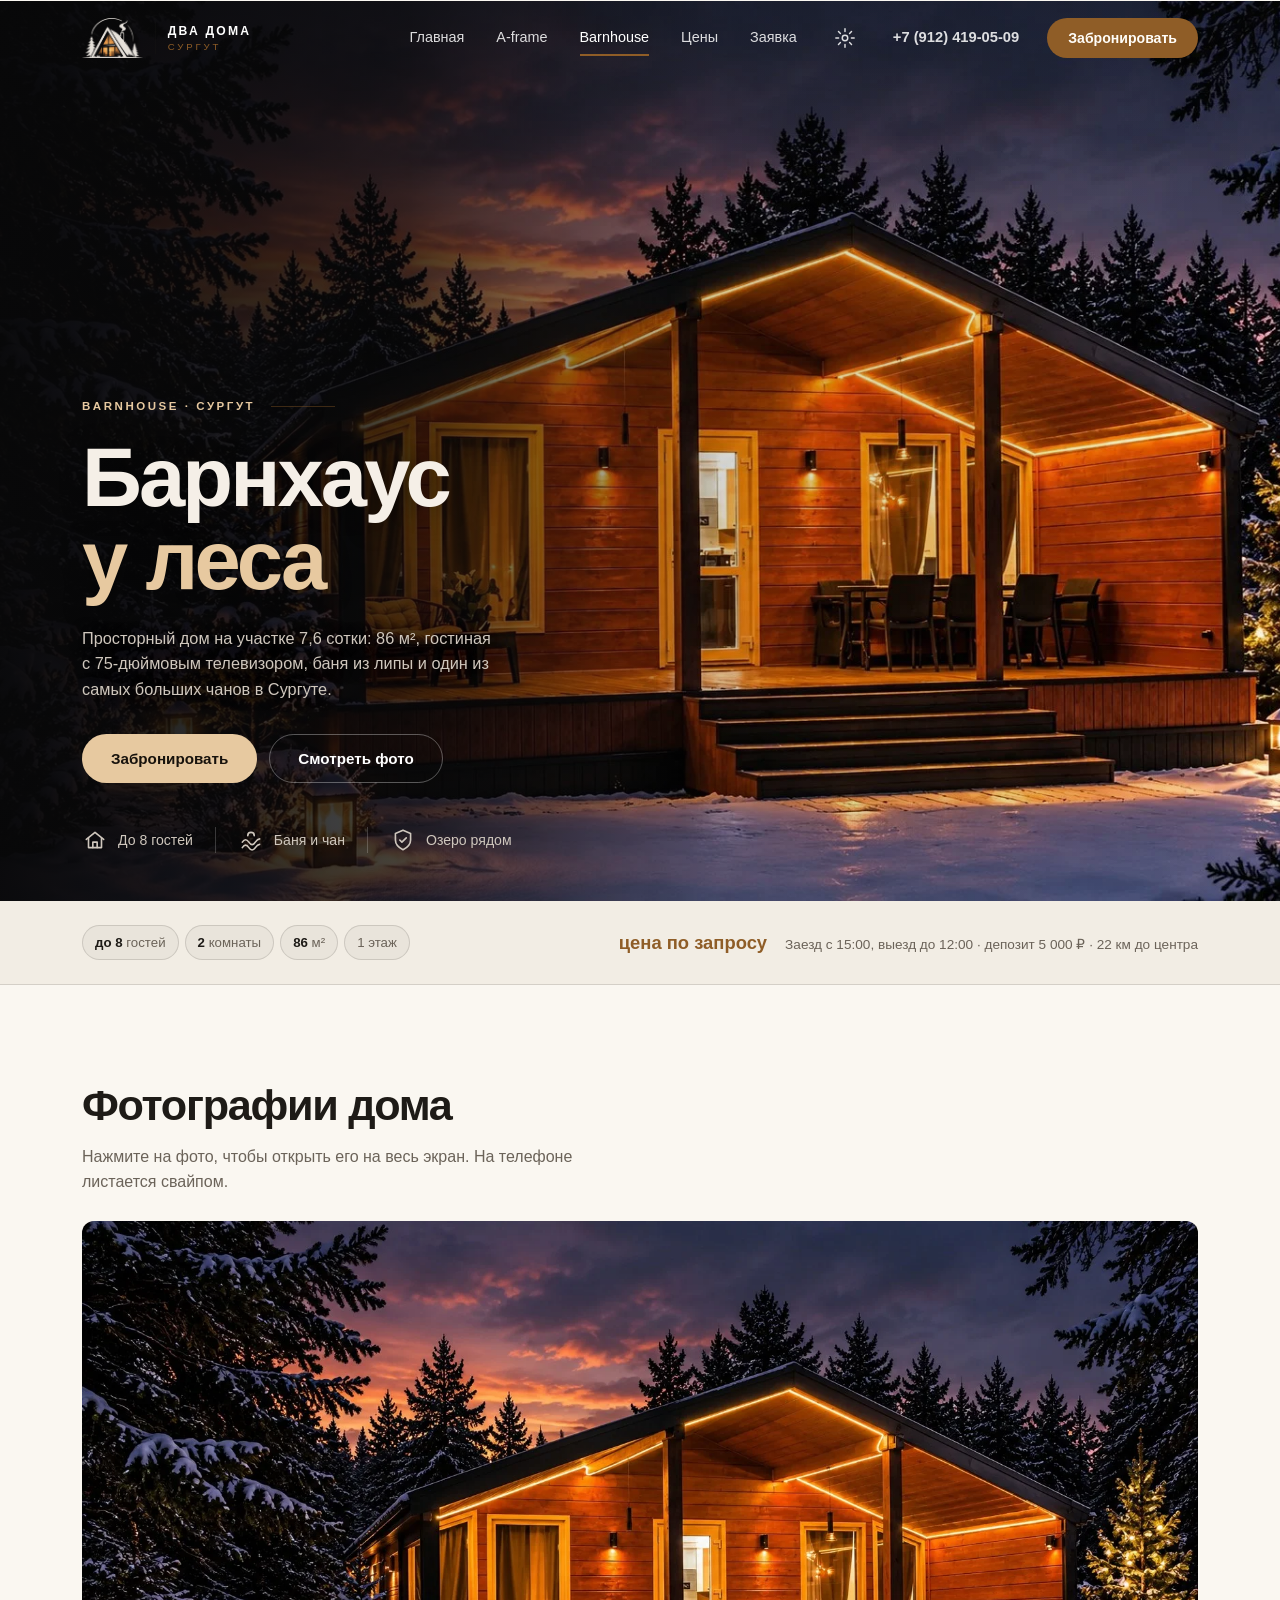
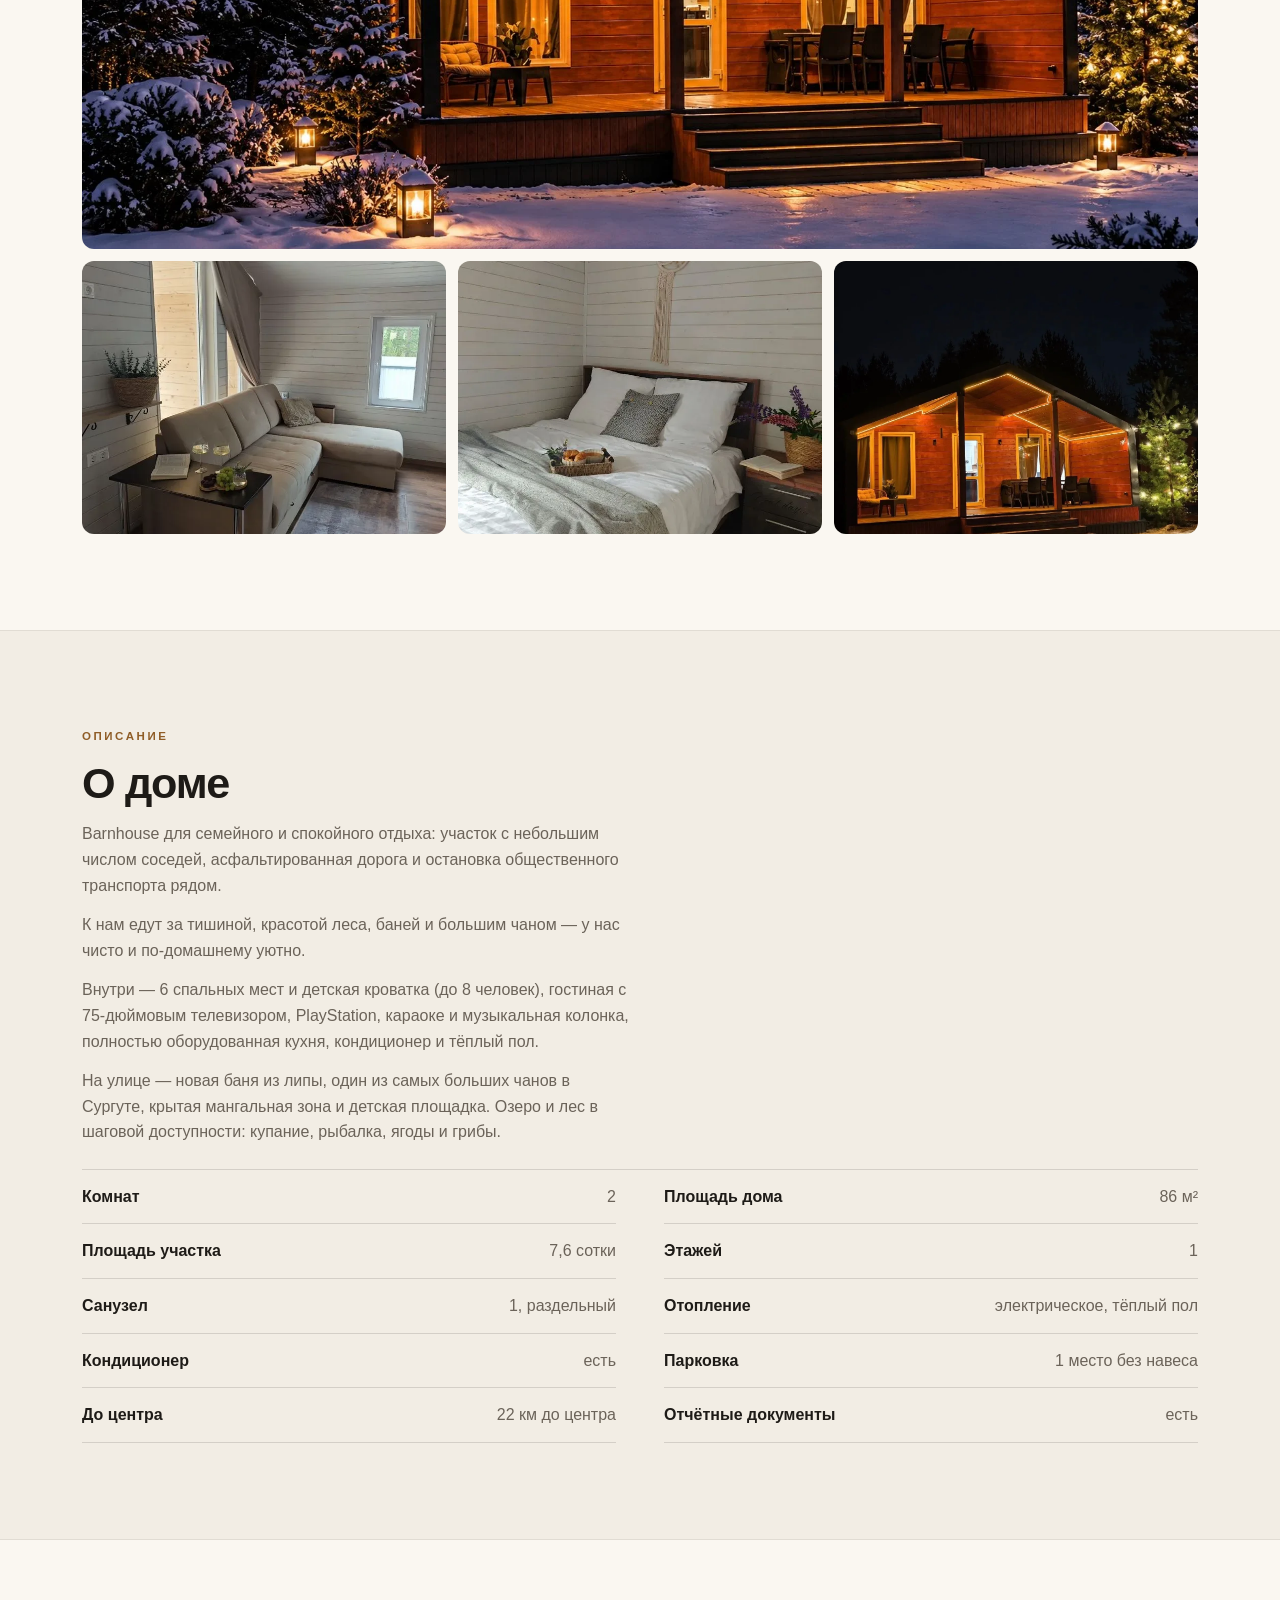
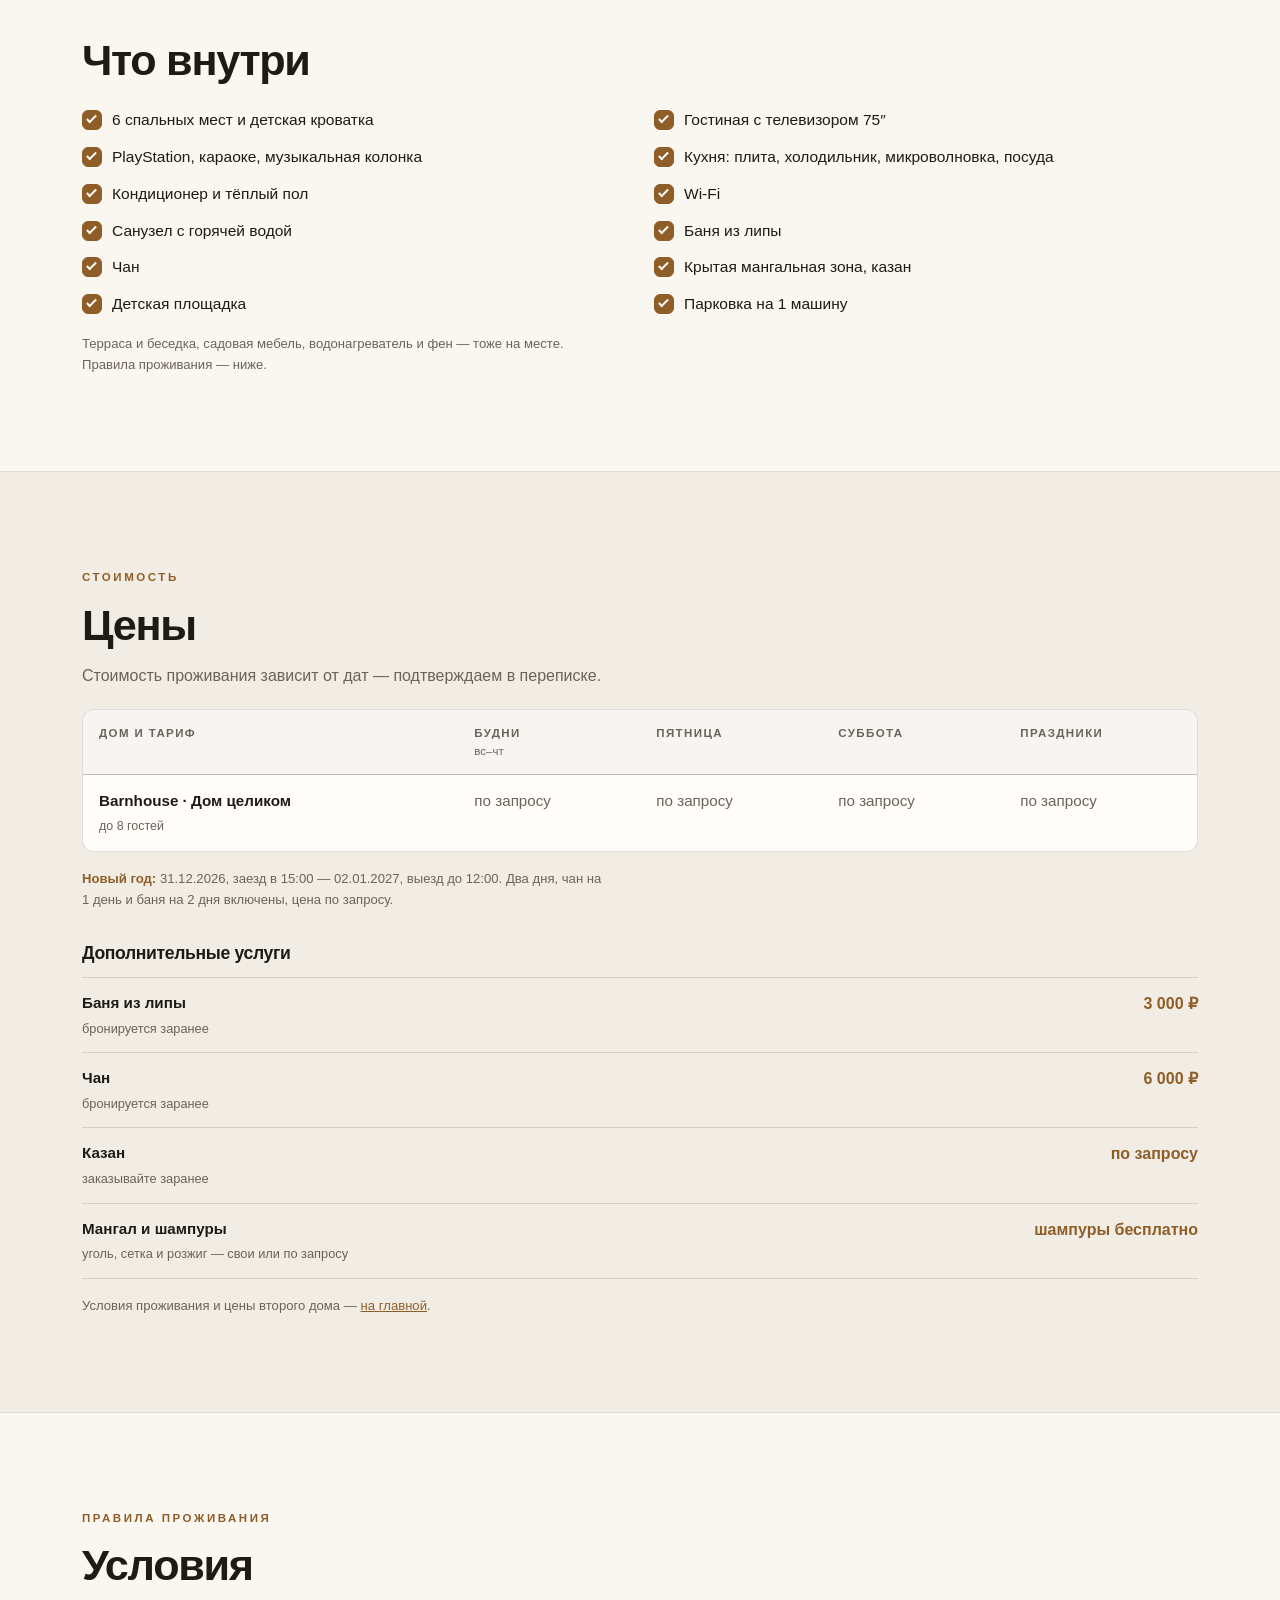
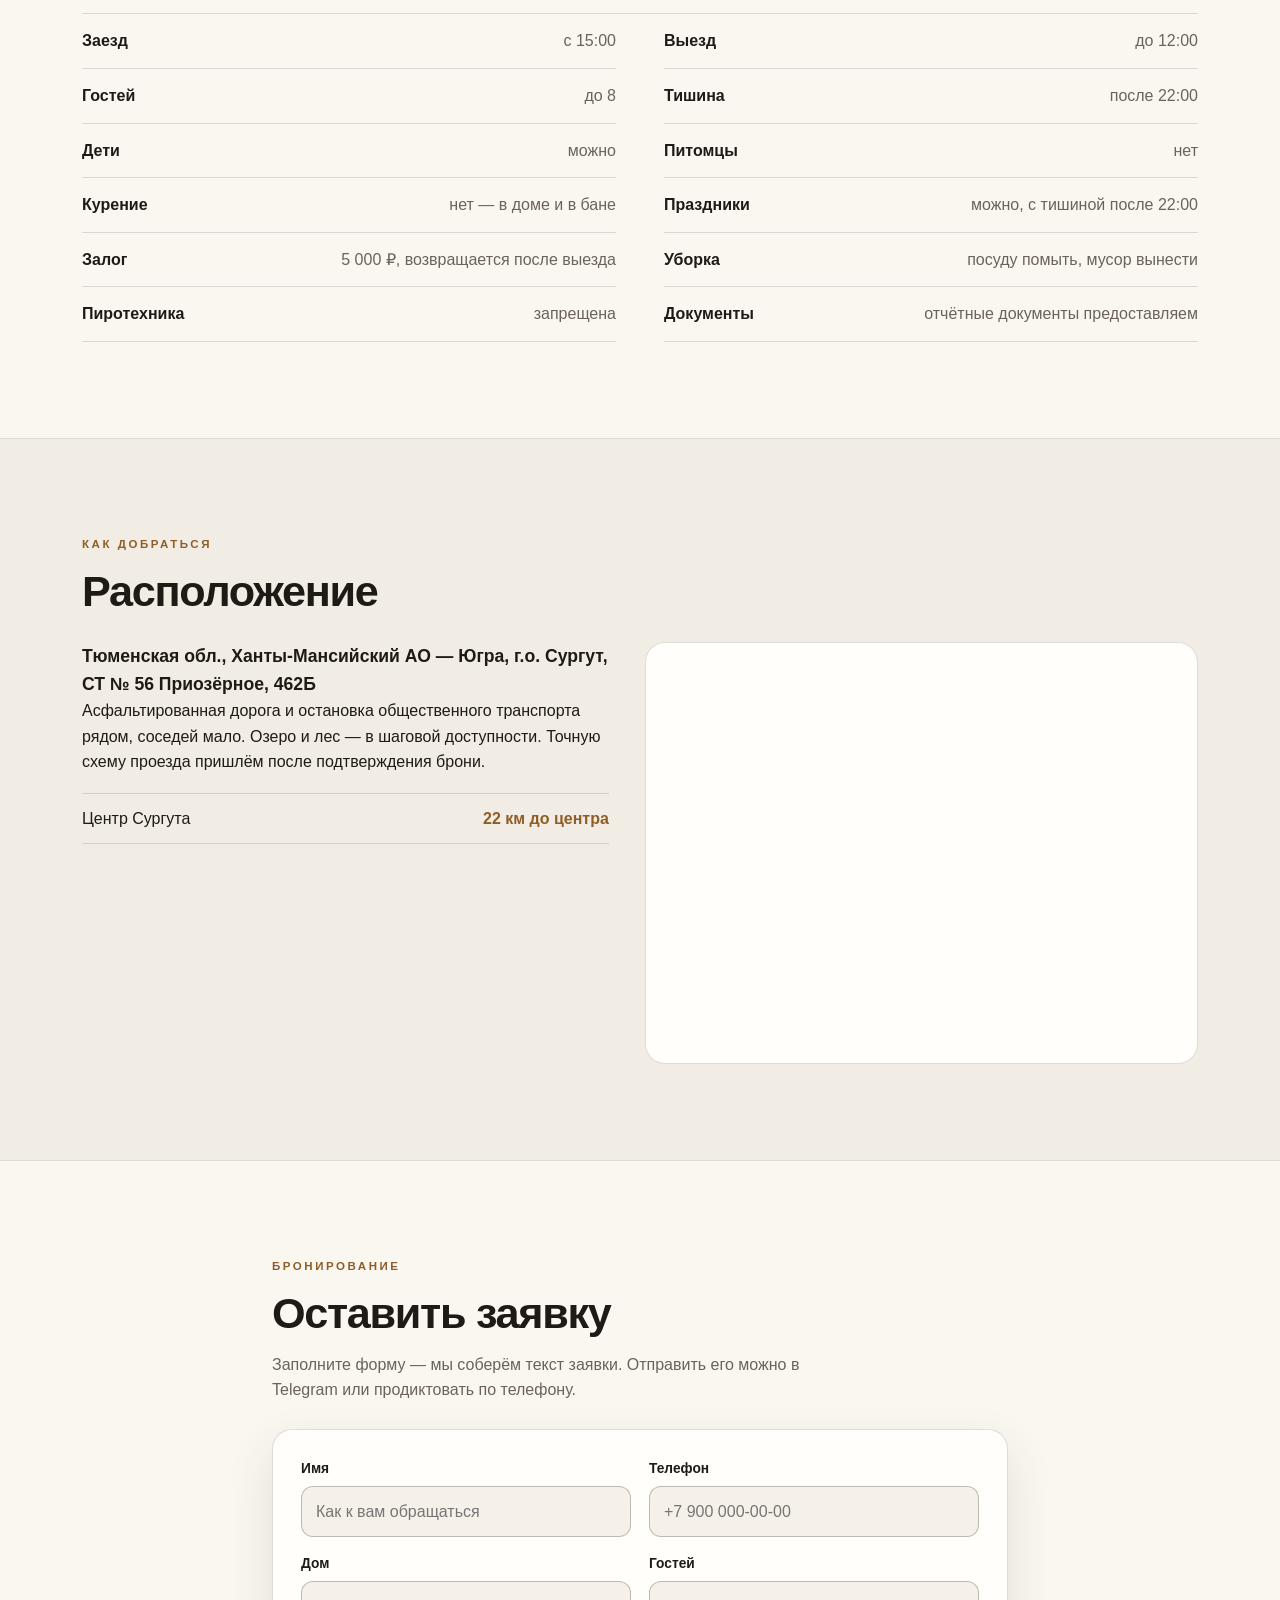
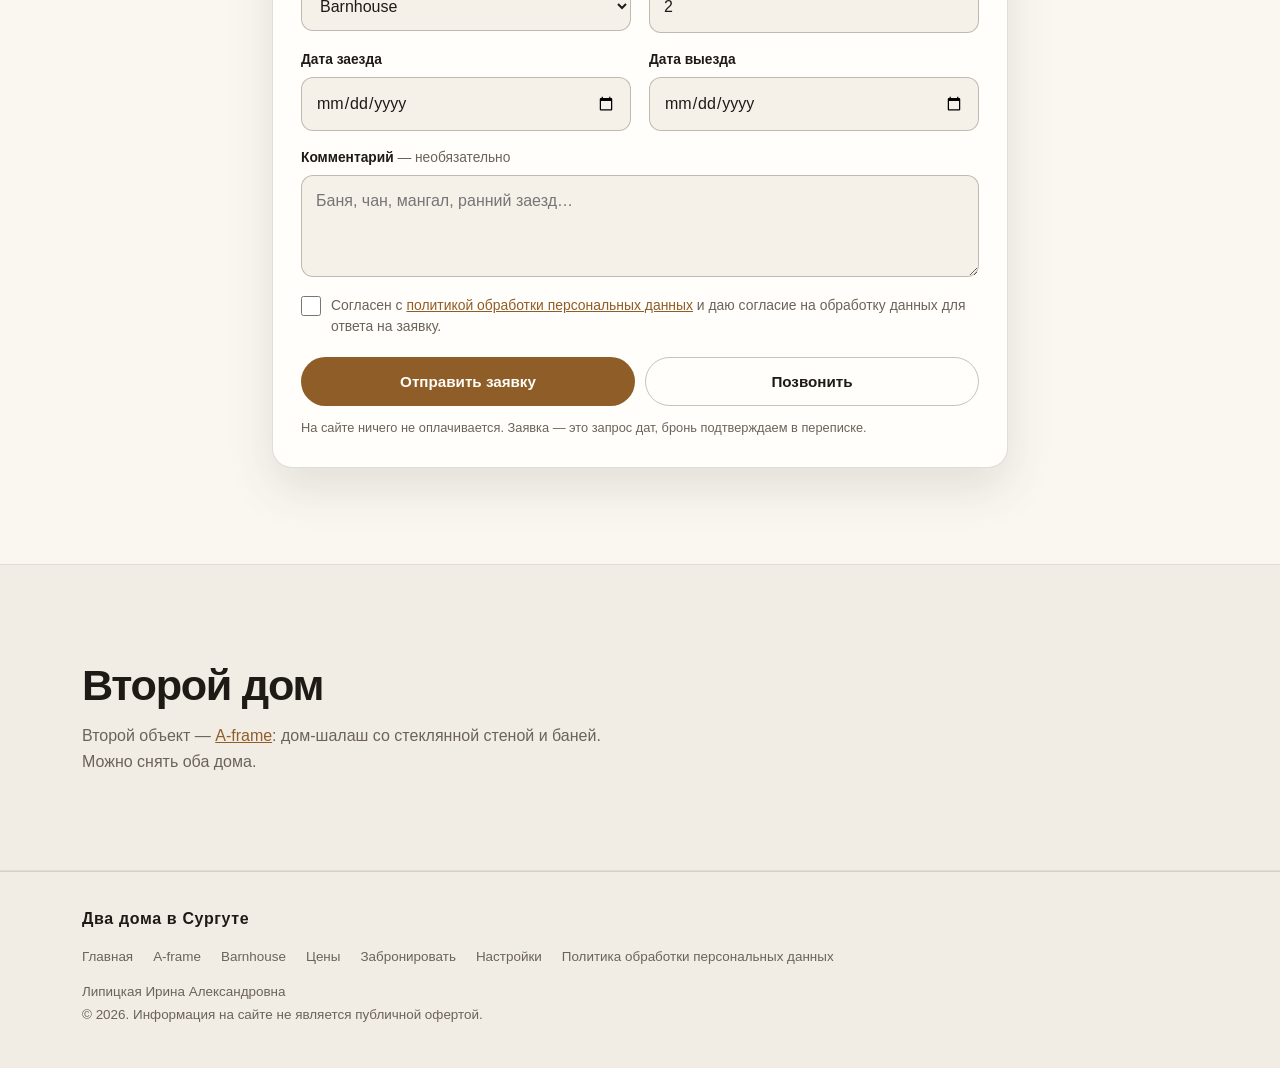
<file: barnhouse.html>
<!DOCTYPE html>
<html lang="ru">
<head>
<meta charset="utf-8">
<meta name="viewport" content="width=device-width, initial-scale=1">
<title>Барнхаус в Сургуте — аренда дома на 8 гостей с баней и чаном | Два дома</title>
<meta name="description" content="Барнхаус в Сургуте посуточно: 86 м², до 8 гостей, панорамные окна, баня из липы, большой чан, крытая мангальная зона. Озеро и лес рядом. Заявка на сайте.">
<link rel="canonical" href="https://example.ru/barnhouse.html">

<meta property="og:type" content="website">
<meta property="og:site_name" content="Два дома в Сургуте">
<meta property="og:title" content="Барнхаус в Сургуте — дом на 8 гостей с баней и чаном">
<meta property="og:description" content="86 м², до 8 гостей, баня из липы, большой чан, крытая мангальная зона. Озеро и лес рядом.">
<meta property="og:image" content="https://example.ru/images/barnhouse-og.jpg">
<meta property="og:image:width" content="1200">
<meta property="og:image:height" content="630">
<meta property="og:image:alt" content="Барнхаус с вечерней подсветкой в Сургуте">
<meta property="og:url" content="https://example.ru/barnhouse.html">
<meta property="og:locale" content="ru_RU">
<meta name="twitter:card" content="summary_large_image">

<meta name="theme-color" content="#0b0a09" media="(prefers-color-scheme: dark)">
<meta name="theme-color" content="#faf7f1" media="(prefers-color-scheme: light)">
<link rel="icon" href="images/favicon.png" type="image/png">
<script src="assets/js/theme.js"></script>
<link rel="stylesheet" href="assets/css/style.css">
</head>
<body class="has-hero hero-under">
<a class="skip" href="#booking">Перейти к заявке</a>

<header class="hdr">
  <div class="wrap hdr__in">
    <a class="brand" href="index.html">
      <img class="brand__logo brand__logo--dark" src="images/logo-dark.png" width="52" height="34" alt="">
      <img class="brand__logo brand__logo--light" src="images/logo-light.png" width="52" height="34" alt="">
      <span class="brand__divider" aria-hidden="true"></span>
      <span class="brand__name"><b>Два дома</b><i>Сургут</i></span>
    </a>
    <nav class="hdr__nav" aria-label="Разделы">
      <a href="index.html">Главная</a>
      <a href="aframe.html">A-frame</a>
      <a href="barnhouse.html" aria-current="page">Barnhouse</a>
      <a href="#prices">Цены</a>
      <a href="#booking">Заявка</a>
    </nav>
    <a class="hdr__gear" href="settings.html" aria-label="Настройки" title="Настройки"><svg viewBox="0 0 24 24" fill="none" stroke="currentColor" stroke-width="1.6" stroke-linecap="round" aria-hidden="true"><circle cx="12" cy="12" r="3"/><path d="M12 2v3M12 19v3M2 12h3M19 12h3M4.9 4.9 7 7M17 17l2.1 2.1M19.1 4.9 17 7M7 17l-2.1 2.1"/></svg></a>
    <a class="hdr__phone" data-cfg-href="tel" data-cfg="phone">+7 (912) 419-05-09</a>
    <a class="btn btn--primary btn--sm hdr__cta" href="#booking">Забронировать</a>
  </div>
</header>

<main>
<section class="hero hero--house hero--banner" aria-labelledby="house-title">
  <div class="hero__bg">
    <img class="hero__bg-blur" src="images/barnhouse-main.jpg" alt="" aria-hidden="true" decoding="async">
    <picture>
      <source srcset="images/barnhouse-main.webp" type="image/webp">
      <img class="hero__bg-main" src="images/barnhouse-main.jpg" width="1638" height="960" alt="Барнхаус с вечерней подсветкой в Сургуте" fetchpriority="high" decoding="async">
    </picture>
  </div>
  <div class="wrap hero__in">
    <p class="kicker">Barnhouse · Сургут</p>
    <h1 id="house-title">Барнхаус<br><span>у леса</span></h1>
    <p class="hero__lead">Просторный дом на участке 7,6 сотки: 86 м², гостиная с 75-дюймовым телевизором, баня из липы и один из самых больших чанов в Сургуте.</p>
    <div class="hero__btns">
      <a class="btn btn--primary" href="#booking">Забронировать</a>
      <a class="btn btn--ghost" href="#gal-barnhouse">Смотреть фото</a>
    </div>
    <ul class="hero__meta hero__meta--icons">
      <li>
        <svg class="ico" viewBox="0 0 24 24" aria-hidden="true"><path d="M4 11.5 12 5l8 6.5"/><path d="M6 10.5V19h12v-8.5"/><path d="M10 19v-5h4v5"/></svg>
        До 8 гостей
      </li>
      <li>
        <svg class="ico" viewBox="0 0 24 24" aria-hidden="true"><path d="M4 14c2-3 4-3 6 0s4 3 6 0 4-3 4-3"/><path d="M4 19c2-3 4-3 6 0s4 3 6 0 4-3 4-3"/><path d="M9 8a3 3 0 1 1 6 0"/></svg>
        Баня и чан
      </li>
      <li>
        <svg class="ico" viewBox="0 0 24 24" aria-hidden="true"><path d="M12 3l7 3v6c0 4-3 7-7 9-4-2-7-5-7-9V6z"/><path d="m9 12 2 2 4-4"/></svg>
        Озеро рядом
      </li>
    </ul>
  </div>
</section>

<section class="house-facts" aria-label="Коротко о доме">
  <div class="wrap house-facts__row">
    <ul class="facts">
      <li><b data-cfg="barnhouse.guests">до 8</b> гостей</li>
      <li><b data-cfg="barnhouse.bedrooms">2</b> комнаты</li>
      <li><b data-cfg="barnhouse.area">86</b> м²</li>
      <li>1 этаж</li>
    </ul>
    <div class="house-facts__side">
      <p class="house-facts__price"><span data-cfg="barnhouse.priceFrom">цена по запросу</span></p>
      <p class="house-facts__note">Заезд с <span data-cfg="barnhouse.checkin">15:00</span>, выезд до <span data-cfg="barnhouse.checkout">12:00</span> · депозит <span data-cfg="deposit">5 000 ₽</span> · <span data-cfg="barnhouse.distance">22 км до центра</span></p>
    </div>
  </div>
</section>

<section class="sect" aria-labelledby="gal-title">
  <div class="wrap">
    <h2 id="gal-title">Фотографии дома</h2>
    <p class="sect__lead">Нажмите на фото, чтобы открыть его на весь экран. На телефоне листается свайпом.</p>
    <div class="gal gal--wide-first" id="gal-barnhouse">
      <figure class="shot">
        <button class="shot__btn" type="button" data-label="Barnhouse · фасад" aria-label="Открыть фото: Barnhouse · фасад">
          <picture>
            <source srcset="images/barnhouse-main.webp" type="image/webp">
            <img src="images/barnhouse-main.jpg" width="1638" height="960" loading="lazy" decoding="async" alt="Барнхаус — фасад с вечерней подсветкой">
          </picture>
        </button>
      </figure>
      <figure class="shot">
        <button class="shot__btn" type="button" data-label="Barnhouse · гостиная" aria-label="Открыть фото: Barnhouse · гостиная">
          <picture>
            <source srcset="images/barnhouse-living.webp" type="image/webp">
            <img src="images/barnhouse-living.jpg" width="720" height="960" loading="lazy" decoding="async" alt="Барнхаус — гостиная с диваном и телевизором">
          </picture>
        </button>
      </figure>
      <figure class="shot">
        <button class="shot__btn" type="button" data-label="Barnhouse · спальня" aria-label="Открыть фото: Barnhouse · спальня">
          <picture>
            <source srcset="images/barnhouse-bedroom.webp" type="image/webp">
            <img src="images/barnhouse-bedroom.jpg" width="720" height="960" loading="lazy" decoding="async" alt="Барнхаус — спальня">
          </picture>
        </button>
      </figure>
      <figure class="shot">
        <button class="shot__btn" type="button" data-label="Barnhouse · вечерняя подсветка" aria-label="Открыть фото: Barnhouse · вечерняя подсветка">
          <picture>
            <source srcset="images/barnhouse-evening.webp" type="image/webp">
            <img src="images/barnhouse-evening.jpg" width="1353" height="1920" loading="lazy" decoding="async" alt="Барнхаус — вечерняя подсветка">
          </picture>
        </button>
      </figure>
    </div>
  </div>
</section>

<section class="sect sect--alt" id="about" aria-labelledby="about-title">
  <div class="wrap">
    <p class="kicker">Описание</p>
    <h2 id="about-title">О доме</h2>
    <p class="sect__lead">Barnhouse для семейного и спокойного отдыха: участок с небольшим числом соседей, асфальтированная дорога и остановка общественного транспорта рядом.</p>
    <p class="sect__lead">К нам едут за тишиной, красотой леса, баней и большим чаном — у нас чисто и по-домашнему уютно.</p>
    <p class="sect__lead">Внутри — 6 спальных мест и детская кроватка (до 8 человек), гостиная с 75-дюймовым телевизором, PlayStation, караоке и музыкальная колонка, полностью оборудованная кухня, кондиционер и тёплый пол.</p>
    <p class="sect__lead">На улице — новая баня из липы, один из самых больших чанов в Сургуте, крытая мангальная зона и детская площадка. Озеро и лес в шаговой доступности: купание, рыбалка, ягоды и грибы.</p>

    <dl class="rules">
      <div><dt>Комнат</dt><dd>2</dd></div>
      <div><dt>Площадь дома</dt><dd><span data-cfg="barnhouse.area">86</span> м²</dd></div>
      <div><dt>Площадь участка</dt><dd>7,6 сотки</dd></div>
      <div><dt>Этажей</dt><dd>1</dd></div>
      <div><dt>Санузел</dt><dd>1, раздельный</dd></div>
      <div><dt>Отопление</dt><dd>электрическое, тёплый пол</dd></div>
      <div><dt>Кондиционер</dt><dd>есть</dd></div>
      <div><dt>Парковка</dt><dd>1 место без навеса</dd></div>
      <div><dt>До центра</dt><dd><span data-cfg="barnhouse.distance">22 км до центра</span></dd></div>
      <div><dt>Отчётные документы</dt><dd>есть</dd></div>
    </dl>
  </div>
</section>

<section class="sect" id="inside" aria-labelledby="inside-title">
  <div class="wrap">
    <h2 id="inside-title">Что внутри</h2>
    <ul class="checklist">
      <li><input type="checkbox" checked disabled tabindex="-1" aria-hidden="true"><span>6 спальных мест и детская кроватка</span></li>
      <li><input type="checkbox" checked disabled tabindex="-1" aria-hidden="true"><span>Гостиная с телевизором 75″</span></li>
      <li><input type="checkbox" checked disabled tabindex="-1" aria-hidden="true"><span>PlayStation, караоке, музыкальная колонка</span></li>
      <li><input type="checkbox" checked disabled tabindex="-1" aria-hidden="true"><span>Кухня: плита, холодильник, микроволновка, посуда</span></li>
      <li><input type="checkbox" checked disabled tabindex="-1" aria-hidden="true"><span>Кондиционер и тёплый пол</span></li>
      <li><input type="checkbox" checked disabled tabindex="-1" aria-hidden="true"><span>Wi-Fi</span></li>
      <li><input type="checkbox" checked disabled tabindex="-1" aria-hidden="true"><span>Санузел с горячей водой</span></li>
      <li><input type="checkbox" checked disabled tabindex="-1" aria-hidden="true"><span>Баня из липы</span></li>
      <li><input type="checkbox" checked disabled tabindex="-1" aria-hidden="true"><span>Чан</span></li>
      <li><input type="checkbox" checked disabled tabindex="-1" aria-hidden="true"><span>Крытая мангальная зона, казан</span></li>
      <li><input type="checkbox" checked disabled tabindex="-1" aria-hidden="true"><span>Детская площадка</span></li>
      <li><input type="checkbox" checked disabled tabindex="-1" aria-hidden="true"><span>Парковка на 1 машину</span></li>
    </ul>
    <p class="note">Терраса и беседка, садовая мебель, водонагреватель и фен — тоже на месте. Правила проживания — ниже.</p>
  </div>
</section>

<section class="sect sect--alt" id="prices" aria-labelledby="prices-title">
  <div class="wrap">
    <p class="kicker">Стоимость</p>
    <h2 id="prices-title">Цены</h2>
    <p class="sect__lead">Стоимость проживания зависит от дат — подтверждаем в переписке.</p>
    <div class="table-wrap">
      <table class="tbl">
        <thead>
          <tr>
            <th scope="col">Дом и тариф</th>
            <th scope="col">Будни <span>вс–чт</span></th>
            <th scope="col">Пятница</th>
            <th scope="col">Суббота</th>
            <th scope="col">Праздники</th>
          </tr>
        </thead>
        <tbody id="priceRows" data-house="Barnhouse"></tbody>
      </table>
    </div>
    <p class="note"><b>Новый год:</b> 31.12.2026, заезд в 15:00 — 02.01.2027, выезд до 12:00. Два дня, чан на 1 день и баня на 2 дня включены, цена по запросу.</p>

    <h3 class="sub">Дополнительные услуги</h3>
    <ul class="extras" id="extrasList" data-house="barnhouse"></ul>
    <p class="note">Условия проживания и цены второго дома — <a href="index.html#prices">на главной</a>.</p>
  </div>
</section>

<section class="sect" id="rules" aria-labelledby="rules-title">
  <div class="wrap">
    <p class="kicker">Правила проживания</p>
    <h2 id="rules-title">Условия</h2>
    <dl class="rules">
      <div><dt>Заезд</dt><dd>с <span data-cfg="barnhouse.checkin">15:00</span></dd></div>
      <div><dt>Выезд</dt><dd>до <span data-cfg="barnhouse.checkout">12:00</span></dd></div>
      <div><dt>Гостей</dt><dd><span data-cfg="barnhouse.guests">до 8</span></dd></div>
      <div><dt>Тишина</dt><dd>после 22:00</dd></div>
      <div><dt>Дети</dt><dd>можно</dd></div>
      <div><dt>Питомцы</dt><dd><span data-cfg="pets">нет</span></dd></div>
      <div><dt>Курение</dt><dd>нет — в доме и в бане</dd></div>
      <div><dt>Праздники</dt><dd>можно, с тишиной после 22:00</dd></div>
      <div><dt>Залог</dt><dd><span data-cfg="deposit">5 000 ₽</span>, возвращается после выезда</dd></div>
      <div><dt>Уборка</dt><dd>посуду помыть, мусор вынести</dd></div>
      <div><dt>Пиротехника</dt><dd>запрещена</dd></div>
      <div><dt>Документы</dt><dd>отчётные документы предоставляем</dd></div>
    </dl>
  </div>
</section>

<section class="sect sect--alt" id="location" aria-labelledby="location-title">
  <div class="wrap">
    <p class="kicker">Как добраться</p>
    <h2 id="location-title">Расположение</h2>
    <div class="loc">
      <div class="loc__txt">
        <p class="loc__addr" data-cfg="barnhouse.address">Сургут, СТ № 56 Приозёрное, 462Б</p>
        <p>Асфальтированная дорога и остановка общественного транспорта рядом, соседей мало. Озеро и лес — в шаговой доступности. Точную схему проезда пришлём после подтверждения брони.</p>
        <ul class="loc__dist">
          <li><span>Центр Сургута</span><b data-cfg="barnhouse.distance">22 км</b></li>
        </ul>
      </div>
      <div class="loc__map">
        <iframe src="https://yandex.ru/map-widget/v1/?text=%D0%A1%D1%83%D1%80%D0%B3%D1%83%D1%82%2C%20%D0%A1%D0%A2%20%E2%84%96%2056%20%D0%9F%D1%80%D0%B8%D0%BE%D0%B7%D1%91%D1%80%D0%BD%D0%BE%D0%B5%2C%20462%D0%91&z=14"
                width="100%" height="420" style="border:0;display:block" loading="lazy"
                title="Яндекс.Карта: Barnhouse, СТ № 56 Приозёрное, 462Б"></iframe>
      </div>
    </div>
  </div>
</section>

<section class="sect" id="booking" aria-labelledby="booking-title">
  <div class="wrap wrap--narrow">
    <p class="kicker">Бронирование</p>
    <h2 id="booking-title">Оставить заявку</h2>
    <p class="sect__lead">Заполните форму — мы соберём текст заявки. Отправить его можно в Telegram или продиктовать по телефону.</p>

    <form class="form" id="bookingForm" novalidate>
      <div class="form__grid">
        <div class="field">
          <label for="f-name">Имя</label>
          <input id="f-name" name="name" type="text" autocomplete="name" placeholder="Как к вам обращаться" required>
          <p class="err" id="e-name" hidden></p>
        </div>
        <div class="field">
          <label for="f-phone">Телефон</label>
          <input id="f-phone" name="phone" type="tel" inputmode="tel" autocomplete="tel" placeholder="+7 900 000-00-00" required>
          <p class="err" id="e-phone" hidden></p>
        </div>
        <div class="field">
          <label for="f-house">Дом</label>
          <select id="f-house" name="house" required>
            <option value="">Выберите дом</option>
            <option value="A-frame">A-frame</option>
            <option value="Barnhouse" selected>Barnhouse</option>
            <option value="Ещё не выбрал">Ещё не выбрал, подскажите</option>
          </select>
          <p class="err" id="e-house" hidden></p>
        </div>
        <div class="field">
          <label for="f-guests">Гостей</label>
          <input id="f-guests" name="guests" type="number" inputmode="numeric" min="1" max="8" step="1" value="2" required>
          <p class="err" id="e-guests" hidden></p>
        </div>
        <div class="field">
          <label for="f-in">Дата заезда</label>
          <input id="f-in" name="checkin" type="date" required>
          <p class="err" id="e-in" hidden></p>
        </div>
        <div class="field">
          <label for="f-out">Дата выезда</label>
          <input id="f-out" name="checkout" type="date" required>
          <p class="err" id="e-out" hidden></p>
        </div>
        <div class="field field--wide">
          <label for="f-comment">Комментарий <span class="opt">— необязательно</span></label>
          <textarea id="f-comment" name="comment" rows="3" placeholder="Баня, чан, мангал, ранний заезд…"></textarea>
        </div>
      </div>

      <label class="consent">
        <input type="checkbox" id="f-consent" name="consent" required>
        <span>Согласен с <a href="privacy.html" target="_blank" rel="noopener">политикой обработки персональных данных</a> и даю согласие на обработку данных для ответа на заявку.</span>
      </label>
      <p class="err" id="e-consent" hidden></p>

      <div class="form__actions">
        <button class="btn btn--primary" type="submit">Отправить заявку</button>
        <a class="btn btn--ghost" data-cfg-href="tel">Позвонить</a>
      </div>
      <p class="form__hint">На сайте ничего не оплачивается. Заявка — это запрос дат, бронь подтверждаем в переписке.</p>
    </form>

    <div class="done" id="done" hidden>
      <h3>Заявка сформирована</h3>
      <p>Текст заявки скопирован — отправьте его в Telegram или продиктуйте по телефону.</p>
      <pre class="done__text" id="doneText"></pre>
      <div class="done__btns">
        <a class="btn btn--primary" id="doneTg" target="_blank" rel="noopener">Открыть Telegram</a>
        <button class="btn btn--ghost" type="button" id="doneCopy">Скопировать текст</button>
      </div>
      <p class="done__hint" id="doneHint">Текст заявки уже скопирован в буфер обмена — можно вставить его в любой мессенджер.</p>
    </div>
  </div>
</section>

<section class="sect sect--alt" aria-labelledby="other-title">
  <div class="wrap">
    <h2 id="other-title">Второй дом</h2>
    <p class="sect__lead">Второй объект — <a href="aframe.html">A-frame</a>: дом-шалаш со стеклянной стеной и баней. Можно снять оба дома.</p>
  </div>
</section>
</main>

<footer class="foot">
  <div class="wrap foot__in">
    <p class="foot__brand">Два дома в Сургуте</p>
    <nav class="foot__nav" aria-label="Подвал">
      <a href="index.html">Главная</a>
      <a href="aframe.html">A-frame</a>
      <a href="barnhouse.html">Barnhouse</a>
      <a href="index.html#prices">Цены</a>
      <a href="index.html#booking">Забронировать</a>
      <a href="settings.html">Настройки</a>
      <a href="privacy.html">Политика обработки персональных данных</a>
    </nav>
    <p class="foot__legal">
      <span data-cfg="legalName">Липицкая Ирина Александровна</span><br>
      © 2026. Информация на сайте не является публичной офертой.
    </p>
  </div>
</footer>

<div class="bar" id="stickyBar">
  <a class="btn btn--primary" href="#booking">Забронировать</a>
  <a class="btn btn--ghost" data-cfg-href="tel">Позвонить</a>
</div>

<div class="lb" id="lightbox" role="dialog" aria-modal="true" aria-label="Просмотр фотографий" hidden>
  <button class="lb__close" type="button" aria-label="Закрыть просмотр">×</button>
  <button class="lb__nav lb__nav--prev" type="button" aria-label="Предыдущее фото">‹</button>
  <figure class="lb__stage">
    <picture>
      <source id="lbWebp" type="image/webp">
      <img id="lbImg" alt="" width="1600" height="1200" decoding="async">
    </picture>
    <figcaption class="lb__cap" id="lbCap"></figcaption>
  </figure>
  <button class="lb__nav lb__nav--next" type="button" aria-label="Следующее фото">›</button>
</div>

<script src="assets/js/config.js"></script>
<script src="assets/js/main.js"></script>
</body>
</html>
</file>
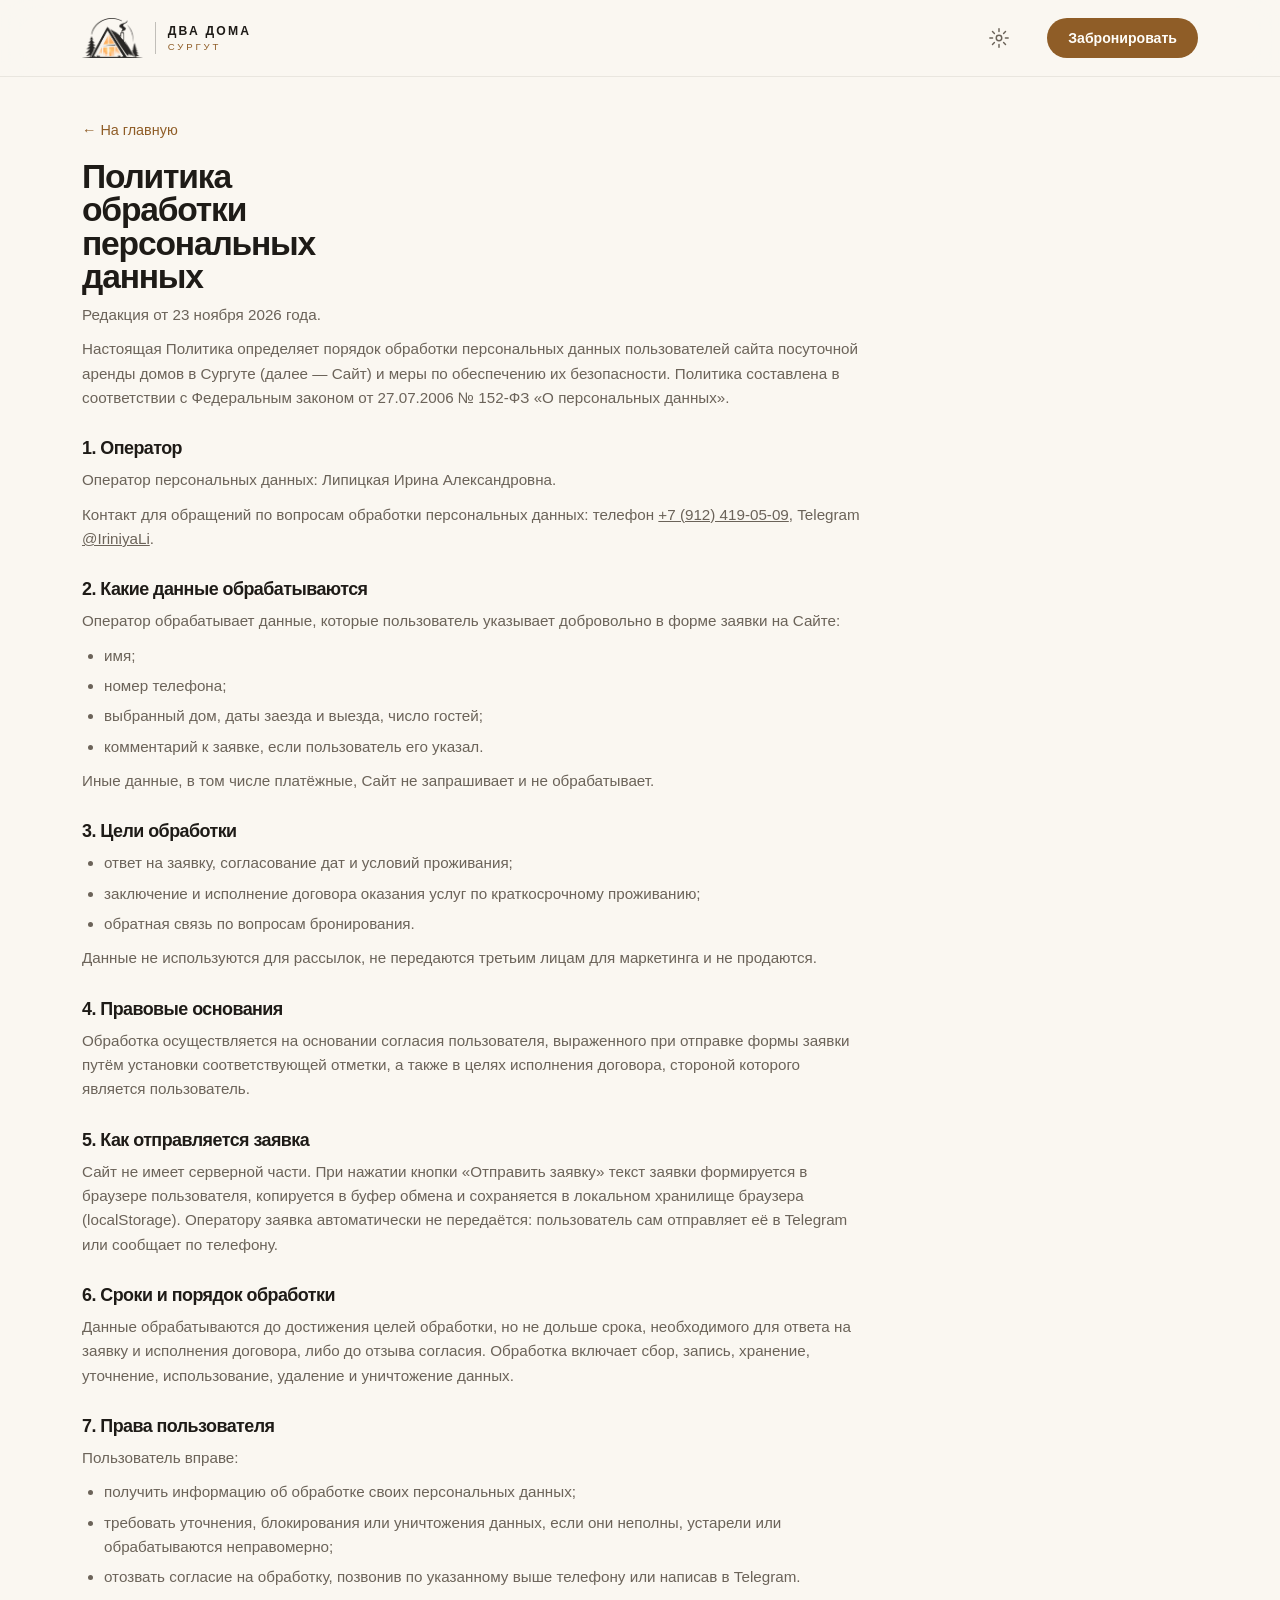
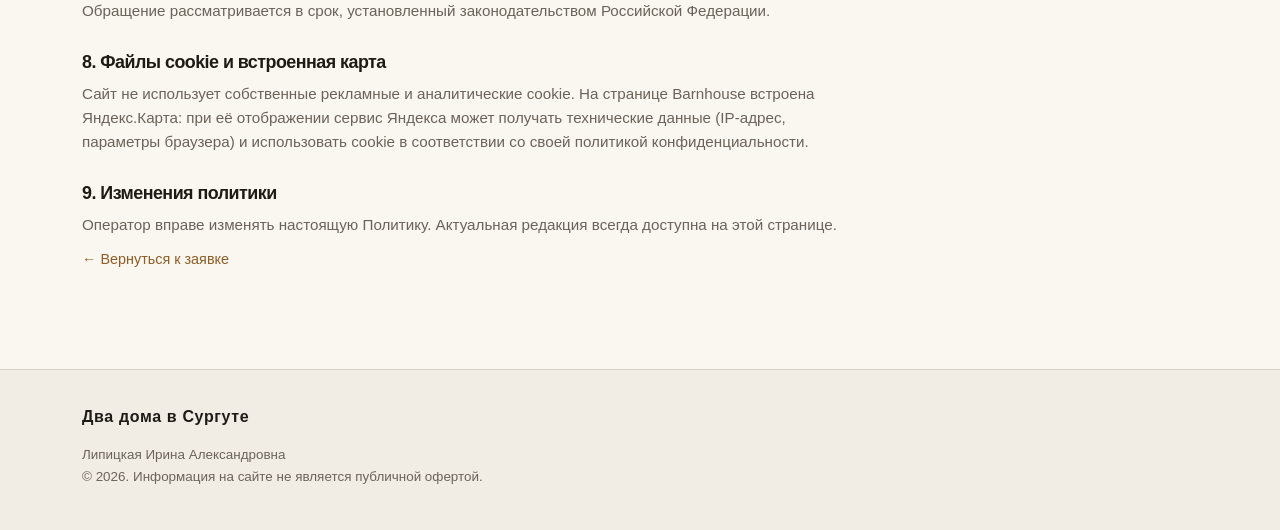
<file: privacy.html>
<!DOCTYPE html>
<html lang="ru">
<head>
<meta charset="utf-8">
<meta name="viewport" content="width=device-width, initial-scale=1">
<title>Политика обработки персональных данных — Два дома в Сургуте</title>
<meta name="description" content="Политика обработки персональных данных сайта посуточной аренды двух домов в Сургуте.">
<meta name="robots" content="noindex">
<meta name="theme-color" content="#0b0a09" media="(prefers-color-scheme: dark)">
<meta name="theme-color" content="#faf7f1" media="(prefers-color-scheme: light)">
<link rel="icon" href="images/favicon.png" type="image/png">
<script src="assets/js/theme.js"></script>
<link rel="stylesheet" href="assets/css/style.css">
</head>
<body>
<header class="hdr">
  <div class="wrap hdr__in">
    <a class="brand" href="index.html">
      <img class="brand__logo brand__logo--dark" src="images/logo-dark.png" width="52" height="34" alt="">
      <img class="brand__logo brand__logo--light" src="images/logo-light.png" width="52" height="34" alt="">
      <span class="brand__divider" aria-hidden="true"></span>
      <span class="brand__name"><b>Два дома</b><i>Сургут</i></span>
    </a>
    <a class="hdr__gear" href="settings.html" aria-label="Настройки" title="Настройки"><svg viewBox="0 0 24 24" fill="none" stroke="currentColor" stroke-width="1.6" stroke-linecap="round" aria-hidden="true"><circle cx="12" cy="12" r="3"/><path d="M12 2v3M12 19v3M2 12h3M19 12h3M4.9 4.9 7 7M17 17l2.1 2.1M19.1 4.9 17 7M7 17l-2.1 2.1"/></svg></a>
    <a class="btn btn--primary btn--sm hdr__cta" href="index.html#booking">Забронировать</a>
  </div>
</header>

<main class="doc">
  <div class="wrap">
    <div class="doc__in">
      <a class="doc__back" href="index.html">← На главную</a>
      <h1>Политика обработки персональных данных</h1>
      <p class="doc__date">Редакция от 23 ноября 2026 года.</p>

      <p>Настоящая Политика определяет порядок обработки персональных данных пользователей сайта посуточной аренды домов в Сургуте (далее — Сайт) и меры по обеспечению их безопасности. Политика составлена в соответствии с Федеральным законом от 27.07.2006 № 152-ФЗ «О персональных данных».</p>

      <h2>1. Оператор</h2>
      <p>Оператор персональных данных: <span data-cfg="legalName">Липицкая Ирина Александровна</span>.</p>
      <p>Контакт для обращений по вопросам обработки персональных данных: телефон <a data-cfg-href="tel" data-cfg="phone">+7 (912) 419-05-09</a>, Telegram <a data-cfg-href="telegram">@IriniyaLi</a>.</p>

      <h2>2. Какие данные обрабатываются</h2>
      <p>Оператор обрабатывает данные, которые пользователь указывает добровольно в форме заявки на Сайте:</p>
      <ul>
        <li>имя;</li>
        <li>номер телефона;</li>
        <li>выбранный дом, даты заезда и выезда, число гостей;</li>
        <li>комментарий к заявке, если пользователь его указал.</li>
      </ul>
      <p>Иные данные, в том числе платёжные, Сайт не запрашивает и не обрабатывает.</p>

      <h2>3. Цели обработки</h2>
      <ul>
        <li>ответ на заявку, согласование дат и условий проживания;</li>
        <li>заключение и исполнение договора оказания услуг по краткосрочному проживанию;</li>
        <li>обратная связь по вопросам бронирования.</li>
      </ul>
      <p>Данные не используются для рассылок, не передаются третьим лицам для маркетинга и не продаются.</p>

      <h2>4. Правовые основания</h2>
      <p>Обработка осуществляется на основании согласия пользователя, выраженного при отправке формы заявки путём установки соответствующей отметки, а также в целях исполнения договора, стороной которого является пользователь.</p>

      <h2>5. Как отправляется заявка</h2>
      <p>Сайт не имеет серверной части. При нажатии кнопки «Отправить заявку» текст заявки формируется в браузере пользователя, копируется в буфер обмена и сохраняется в локальном хранилище браузера (localStorage). Оператору заявка автоматически не передаётся: пользователь сам отправляет её в Telegram или сообщает по телефону.</p>

      <h2>6. Сроки и порядок обработки</h2>
      <p>Данные обрабатываются до достижения целей обработки, но не дольше срока, необходимого для ответа на заявку и исполнения договора, либо до отзыва согласия. Обработка включает сбор, запись, хранение, уточнение, использование, удаление и уничтожение данных.</p>

      <h2>7. Права пользователя</h2>
      <p>Пользователь вправе:</p>
      <ul>
        <li>получить информацию об обработке своих персональных данных;</li>
        <li>требовать уточнения, блокирования или уничтожения данных, если они неполны, устарели или обрабатываются неправомерно;</li>
        <li>отозвать согласие на обработку, позвонив по указанному выше телефону или написав в Telegram.</li>
      </ul>
      <p>Обращение рассматривается в срок, установленный законодательством Российской Федерации.</p>

      <h2>8. Файлы cookie и встроенная карта</h2>
      <p>Сайт не использует собственные рекламные и аналитические cookie. На странице Barnhouse встроена Яндекс.Карта: при её отображении сервис Яндекса может получать технические данные (IP-адрес, параметры браузера) и использовать cookie в соответствии со своей политикой конфиденциальности.</p>

      <h2>9. Изменения политики</h2>
      <p>Оператор вправе изменять настоящую Политику. Актуальная редакция всегда доступна на этой странице.</p>

      <p class="doc__date"><a class="doc__back" href="index.html#booking">← Вернуться к заявке</a></p>
    </div>
  </div>
</main>

<footer class="foot">
  <div class="wrap foot__in">
    <p class="foot__brand">Два дома в Сургуте</p>
    <p class="foot__legal">
      <span data-cfg="legalName">Липицкая Ирина Александровна</span><br>
      © 2026. Информация на сайте не является публичной офертой.
    </p>
  </div>
</footer>

<script src="assets/js/config.js"></script>
<script src="assets/js/main.js"></script>
</body>
</html>
</file>
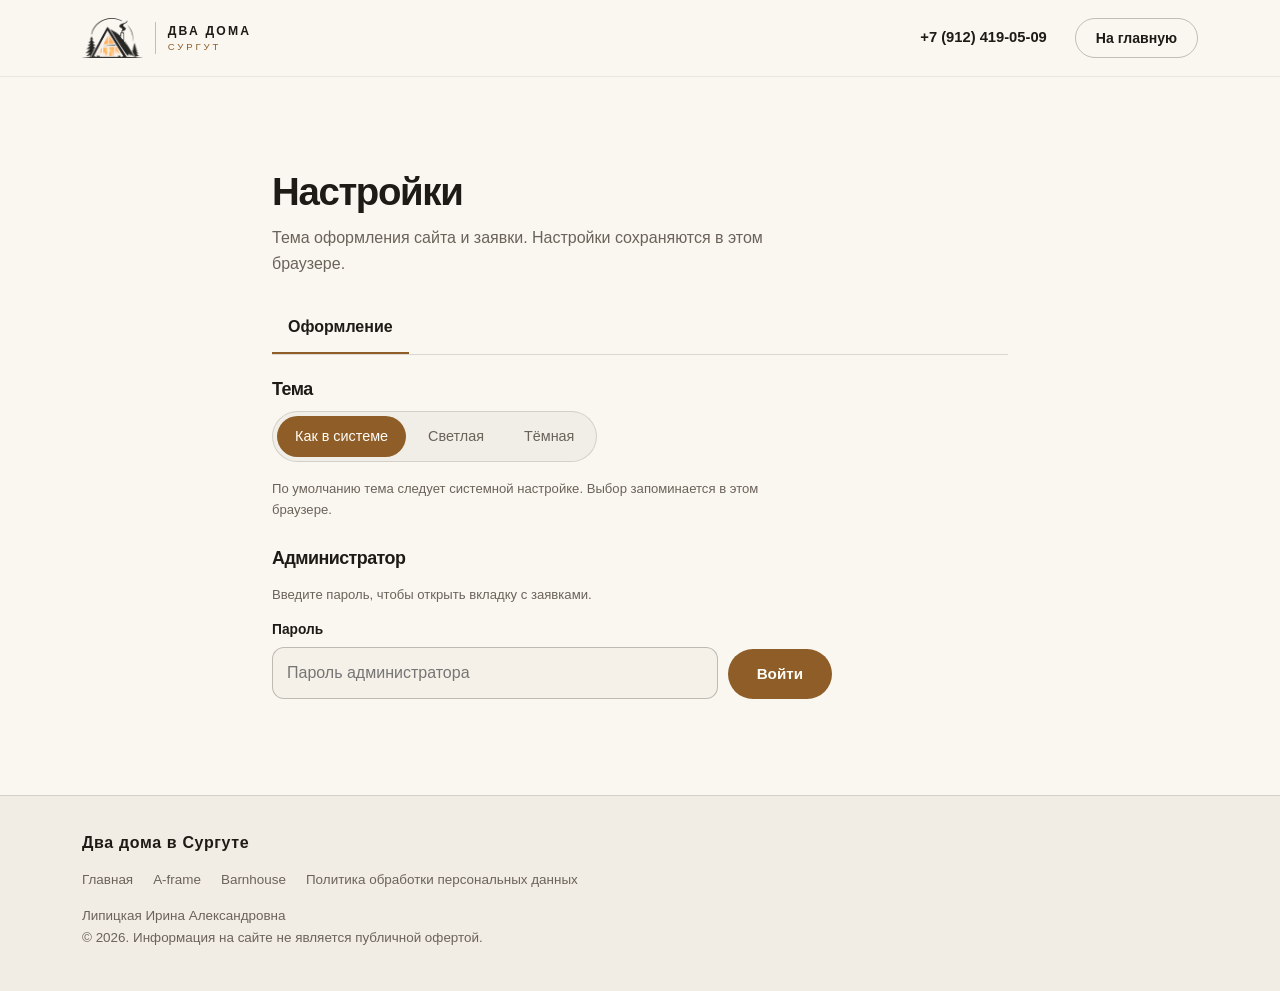
<file: settings.html>
<!DOCTYPE html>
<html lang="ru">
<head>
<meta charset="utf-8">
<meta name="viewport" content="width=device-width, initial-scale=1">
<title>Настройки — Два дома в Сургуте</title>
<meta name="description" content="Настройки сайта: тема оформления и заявки.">
<meta name="robots" content="noindex">
<meta name="theme-color" content="#0b0a09" media="(prefers-color-scheme: dark)">
<meta name="theme-color" content="#faf7f1" media="(prefers-color-scheme: light)">
<link rel="icon" href="images/favicon.png" type="image/png">
<script src="assets/js/theme.js"></script>
<link rel="stylesheet" href="assets/css/style.css">
</head>
<body>
<header class="hdr">
  <div class="wrap hdr__in">
    <a class="brand" href="index.html">
      <img class="brand__logo brand__logo--dark" src="images/logo-dark.png" width="52" height="34" alt="">
      <img class="brand__logo brand__logo--light" src="images/logo-light.png" width="52" height="34" alt="">
      <span class="brand__divider" aria-hidden="true"></span>
      <span class="brand__name"><b>Два дома</b><i>Сургут</i></span>
    </a>
    <a class="hdr__phone" data-cfg-href="tel" data-cfg="phone">+7 (912) 419-05-09</a>
    <a class="btn btn--ghost btn--sm" href="index.html">На главную</a>
  </div>
</header>

<main class="sect settings">
  <div class="wrap wrap--narrow">
    <h1>Настройки</h1>
    <p class="sect__lead">Тема оформления сайта и заявки. Настройки сохраняются в этом браузере.</p>

    <div class="tabs" role="tablist" aria-label="Настройки">
      <button class="tab is-active" type="button" role="tab" id="tab-theme" aria-selected="true" aria-controls="panel-theme">Оформление</button>
      <button class="tab" type="button" role="tab" id="tab-requests" aria-selected="false" aria-controls="panel-requests" hidden>Заявки <span class="tab__count" id="reqCount"></span></button>
    </div>

    <section class="tab-panel" id="panel-theme" role="tabpanel" aria-labelledby="tab-theme">
      <h2>Тема</h2>
      <div class="segmented" role="radiogroup" aria-label="Тема оформления">
        <label><input type="radio" name="theme" value="auto"><span>Как в системе</span></label>
        <label><input type="radio" name="theme" value="light"><span>Светлая</span></label>
        <label><input type="radio" name="theme" value="dark"><span>Тёмная</span></label>
      </div>
      <p class="note">По умолчанию тема следует системной настройке. Выбор запоминается в этом браузере.</p>

      <h2 id="admin-title">Администратор</h2>
      <div id="adminGate">
        <p class="note">Введите пароль, чтобы открыть вкладку с заявками.</p>
        <form class="admin-form" id="adminForm" novalidate>
          <div class="field">
            <label for="adminPass">Пароль</label>
            <input id="adminPass" type="password" autocomplete="current-password" placeholder="Пароль администратора" required>
          </div>
          <button class="btn btn--primary" type="submit">Войти</button>
          <p class="err" id="adminErr" hidden></p>
        </form>
      </div>
      <p class="note" id="adminNote" hidden>Вкладка «Заявки» открыта до конца сеанса. <a href="#" id="adminExit">Выйти</a></p>
    </section>

    <section class="tab-panel" id="panel-requests" role="tabpanel" aria-labelledby="tab-requests" hidden>
      <div class="admin-bar">
        <h2>Заявки</h2>
      </div>
      <p class="note">Здесь показываются заявки, отправленные через форму в <b>этом браузере</b>. Заявки посетителей на сайт не попадают — для сбора их в одном месте нужен внешний сервис или бэкенд.</p>
      <div class="requests" id="requestsList"></div>
      <p class="empty" id="requestsEmpty">Заявок пока нет.</p>
    </section>
  </div>
</main>

<footer class="foot">
  <div class="wrap foot__in">
    <p class="foot__brand">Два дома в Сургуте</p>
    <nav class="foot__nav" aria-label="Подвал">
      <a href="index.html">Главная</a>
      <a href="aframe.html">A-frame</a>
      <a href="barnhouse.html">Barnhouse</a>
      <a href="privacy.html">Политика обработки персональных данных</a>
    </nav>
    <p class="foot__legal">
      <span data-cfg="legalName">Липицкая Ирина Александровна</span><br>
      © 2026. Информация на сайте не является публичной офертой.
    </p>
  </div>
</footer>

<script src="assets/js/config.js"></script>
<script src="assets/js/main.js"></script>
<script src="assets/js/settings.js"></script>
</body>
</html>
</file>
<file: assets/css/style.css>
/* ==========================================================================
   Два дома в Сургуте — статический лендинг.
   Mobile-first. Тёмная тема по умолчанию, светлая — по системной настройке.
   Все цвета — в переменных, чтобы темы менялись в одном месте.
   ========================================================================== */

:root {
  --bg: #0c0b0a;
  --bg-soft: #121110;
  --surface: #171513;
  --surface-2: #100f0e;
  --text: #f4efe6;
  --muted: #a59c92;
  --lead: #cfc7bd;
  --line: rgba(255, 255, 255, 0.12);
  --line-soft: rgba(255, 255, 255, 0.07);
  --line-strong: rgba(255, 255, 255, 0.26);
  --chip: rgba(255, 255, 255, 0.04);
  --gold: #e5c69c;
  --gold-soft: #f2dcbc;
  --gold-ink: #191309;
  --gold-line: rgba(229, 198, 156, 0.45);
  --gold-wash: rgba(229, 198, 156, 0.09);
  --hdr-bg: rgba(10, 9, 9, 0.76);
  --foot-bg: #080706;
  --danger: #ff9484;
  --ok: #8fc3a4;
  --radius: 20px;
  --radius-sm: 12px;
  --shadow: 0 24px 60px rgba(0, 0, 0, 0.45);
  --wrap: 1180px;
  --pad: 20px;
  --hdr-h: 66px;
}

html[data-theme="light"] {
  color-scheme: light;
  --bg: #faf7f1;
  --bg-soft: #f2ede4;
  --surface: #fffefb;
  --surface-2: #f6f1e8;
  --text: #1e1b17;
  --muted: #6b6359;
  --lead: #4f4841;
  --line: rgba(30, 27, 23, 0.14);
  --line-soft: rgba(30, 27, 23, 0.08);
  --line-strong: rgba(30, 27, 23, 0.26);
  --chip: rgba(30, 27, 23, 0.04);
  --gold: #8f5d27;
  --gold-soft: #a9702f;
  --gold-ink: #fffdf8;
  --gold-line: rgba(143, 93, 39, 0.4);
  --gold-wash: rgba(143, 93, 39, 0.07);
  --hdr-bg: rgba(250, 247, 241, 0.84);
  --foot-bg: #f2ede4;
  --danger: #b3261e;
  --ok: #2e6b46;
  --shadow: 0 20px 48px rgba(58, 46, 32, 0.12);
}

*,
*::before,
*::after {
  box-sizing: border-box;
}

html {
  scroll-behavior: smooth;
  scroll-padding-top: 84px;
  color-scheme: dark;
  -webkit-text-size-adjust: 100%;
}

body {
  margin: 0;
  background: var(--bg);
  color: var(--text);
  font: 400 16px/1.6 "Manrope", -apple-system, BlinkMacSystemFont, "Segoe UI", Roboto, "Helvetica Neue", Arial, sans-serif;
  -webkit-font-smoothing: antialiased;
}

img {
  display: block;
  max-width: 100%;
}

h1,
h2,
h3 {
  margin: 0;
  line-height: 1.12;
  letter-spacing: -0.02em;
  font-weight: 800;
}

h1 {
  font-size: clamp(2.6rem, 10.5vw, 5.2rem);
  line-height: 0.99;
  letter-spacing: -0.035em;
  max-width: 16ch;
}

h2 {
  font-size: clamp(1.65rem, 4.6vw, 2.7rem);
  letter-spacing: -0.03em;
}

h3 {
  font-size: 1.15rem;
}

p {
  margin: 0;
}

a {
  color: inherit;
}

::selection {
  background: var(--gold);
  color: var(--gold-ink);
}

:focus-visible {
  outline: 2px solid var(--gold);
  outline-offset: 3px;
}

.wrap {
  width: 100%;
  max-width: var(--wrap);
  margin-inline: auto;
  padding-inline: var(--pad);
}

.wrap--narrow {
  max-width: 800px;
}

.skip {
  position: absolute;
  left: -9999px;
  top: 0;
  z-index: 200;
  padding: 10px 16px;
  background: var(--surface);
  border-radius: 0 0 10px 0;
}

.skip:focus {
  left: 0;
}

/* ---------- кнопки ---------- */

.btn {
  display: inline-flex;
  align-items: center;
  justify-content: center;
  gap: 10px;
  padding: 16px 28px;
  border: 1px solid transparent;
  border-radius: 999px;
  font: inherit;
  font-size: 0.95rem;
  font-weight: 700;
  line-height: 1;
  text-decoration: none;
  white-space: nowrap;
  cursor: pointer;
  transition: background 0.2s, border-color 0.2s, color 0.2s, transform 0.15s;
}

.btn:active {
  transform: scale(0.985);
}

.btn--primary {
  background: var(--gold);
  color: var(--gold-ink);
}

.btn--primary:hover {
  background: var(--gold-soft);
}

.btn--ghost {
  background: transparent;
  border-color: var(--line-strong);
  color: var(--text);
}

.btn--ghost:hover {
  border-color: var(--gold);
  color: var(--gold);
}

.btn--sm {
  padding: 12px 20px;
  font-size: 0.88rem;
}

/* ---------- шапка ---------- */

.hdr {
  position: sticky;
  top: 0;
  z-index: 50;
  background: var(--hdr-bg);
  border-bottom: 1px solid var(--line-soft);
  backdrop-filter: blur(18px);
}

@supports not (backdrop-filter: blur(10px)) {
  .hdr {
    background: var(--bg);
  }
}

.hdr__in {
  display: flex;
  align-items: center;
  gap: 18px;
  min-height: 66px;
}

.brand {
  display: inline-flex;
  align-items: center;
  gap: 12px;
  margin-right: auto;
  text-decoration: none;
}

.brand__logo {
  width: auto;
  height: 36px;
  flex: 0 0 auto;
}

.brand__logo--light {
  display: none;
}

html[data-theme="light"] .brand__logo--dark {
  display: none;
}

html[data-theme="light"] .brand__logo--light {
  display: block;
}

.brand__divider {
  width: 1px;
  height: 32px;
  background: var(--line-strong);
}

.brand__name {
  display: flex;
  flex-direction: column;
  gap: 5px;
  line-height: 1;
  white-space: nowrap;
}

.brand__name b {
  font-size: 0.76rem;
  font-weight: 700;
  letter-spacing: 0.18em;
  text-transform: uppercase;
}

.brand__name i {
  font-style: normal;
  font-size: 0.6rem;
  letter-spacing: 0.3em;
  text-transform: uppercase;
  color: var(--gold);
}

.hdr__nav {
  display: none;
  gap: 26px;
  font-size: 0.9rem;
}

.hdr__nav a {
  color: var(--muted);
  text-decoration: none;
  padding-block: 6px;
  transition: color 0.15s;
}

.hdr__nav a:hover {
  color: var(--gold);
}

.hdr__nav a[aria-current="page"] {
  color: var(--text);
  box-shadow: inset 0 -2px 0 var(--gold);
}

.hdr__phone {
  display: none;
  font-size: 0.92rem;
  font-weight: 600;
  text-decoration: none;
  white-space: nowrap;
}

.hdr__phone:hover {
  color: var(--gold);
}

.hdr__cta {
  display: none;
}

/* ---------- первый экран ---------- */

.hero {
  position: relative;
  display: flex;
  align-items: flex-end;
  min-height: 100svh;
  overflow: hidden;
  background: #0a0a0b;
  isolation: isolate;
  /* на фото всегда тёмный текст — тема на первый экран не влияет */
  --text: #f5efe7;
  --muted: #b8b0a7;
  --lead: #cfc7bd;
  --gold: #e7c9a0;
  --gold-soft: #f3dcbd;
  --gold-ink: #17120c;
  color: var(--text);
}

.hero__bg {
  position: absolute;
  inset: 0;
  z-index: 0;
  background:
    radial-gradient(120% 90% at 78% 14%, rgba(231, 201, 160, 0.18), transparent 55%),
    radial-gradient(90% 75% at 18% 96%, rgba(92, 58, 38, 0.5), transparent 62%),
    linear-gradient(180deg, #101012 0%, #0a0a0b 100%);
}

.hero__bg img {
  width: 100%;
  height: 100%;
  object-fit: cover;
}

.hero__bg::after {
  content: "";
  position: absolute;
  inset: 0;
  background: linear-gradient(90deg, rgba(8, 8, 9, 0.88) 0%, rgba(8, 8, 9, 0.48) 52%, rgba(8, 8, 9, 0.1) 100%);
}

.hero__bg-blur {
  position: absolute;
  inset: -8%;
  width: 116%;
  height: 116%;
  object-fit: cover;
  filter: blur(48px) brightness(0.3) saturate(0.85);
}

.hero__bg picture {
  position: absolute;
  inset: 0;
}

.hero__bg-main {
  width: 100%;
  height: 100%;
  object-fit: cover;
  object-position: center 56%;
}

.hero__in {
  position: relative;
  z-index: 1;
  padding-block: 120px 120px;
}

.hero--house .hero__in {
  padding-block: 150px 48px;
}

.hero--house .hero__bg::after {
  background: linear-gradient(90deg, rgba(8, 8, 9, 0.9) 0%, rgba(8, 8, 9, 0.42) 42%, rgba(8, 8, 9, 0.08) 100%);
}

.hero h1 {
  text-shadow: 0 2px 26px rgba(0, 0, 0, 0.45);
}

.hero .hero__lead {
  text-shadow: 0 1px 18px rgba(0, 0, 0, 0.4);
}

.kicker {
  margin-bottom: 14px;
  font-size: 0.72rem;
  font-weight: 700;
  letter-spacing: 0.22em;
  text-transform: uppercase;
  color: var(--gold);
}

.hero .kicker {
  display: flex;
  align-items: center;
  gap: 16px;
  margin-bottom: 22px;
}

.hero .kicker::after {
  content: "";
  flex: 0 0 64px;
  height: 1px;
  background: var(--gold-line);
}

h1 span {
  color: var(--gold);
}

.hero__lead {
  margin-top: 24px;
  max-width: 46ch;
  font-size: 1.02rem;
  line-height: 1.55;
  color: var(--lead);
}

.hero__btns {
  display: flex;
  flex-wrap: wrap;
  gap: 12px;
  margin-top: 32px;
}

.hero__meta {
  display: flex;
  flex-wrap: wrap;
  align-items: center;
  gap: 0;
  margin: 38px 0 0;
  padding: 0;
  list-style: none;
  font-size: 0.84rem;
  color: var(--muted);
}

.hero__meta li {
  padding: 0 18px;
}

.hero__meta li:first-child {
  padding-left: 0;
}

.hero__meta li + li {
  border-left: 1px solid rgba(255, 255, 255, 0.2);
}

.hero__meta--icons {
  margin-top: 44px;
  font-size: 0.88rem;
  color: var(--lead);
}

.hero__meta--icons li {
  display: flex;
  align-items: center;
  gap: 10px;
  padding: 0 22px;
}

.hero__meta--icons li:first-child {
  padding-left: 0;
}

.hero__meta--icons svg {
  flex: 0 0 26px;
  width: 26px;
  height: 26px;
}

.hero .btn--ghost {
  border-color: rgba(255, 255, 255, 0.32);
  color: #fff;
}

.hero .btn--ghost:hover {
  border-color: var(--gold);
  color: var(--gold);
}

.ico {
  stroke: currentColor;
  stroke-width: 1.5;
  fill: none;
  stroke-linecap: round;
  stroke-linejoin: round;
}

/* hero заходит под шапку, чтобы фото было видно за ней */
body.has-hero .hero {
  margin-top: calc(-1 * var(--hdr-h));
}

/* шапка прозрачная, пока виден первый экран */
body.hero-under .hdr {
  background: transparent;
  border-bottom-color: transparent;
  backdrop-filter: none;
}

body.hero-under .hdr__nav a,
body.hero-under .hdr__phone {
  color: rgba(255, 255, 255, 0.85);
}

body.hero-under .hdr__nav a:hover,
body.hero-under .hdr__nav a[aria-current="page"] {
  color: #fff;
}

body.hero-under .brand__logo--light {
  display: none;
}

body.hero-under .brand__logo--dark {
  display: block;
}

body.hero-under .brand__name {
  color: #fff;
}

/* на широких экранах фото первого экрана дома держим справа */
@media (min-width: 1100px) {
  .hero--house .hero__bg picture {
    left: auto;
    right: 1%;
    width: 55%;
  }

  .hero--house .hero__bg-main {
    object-fit: cover;
    object-position: center 52%;
  }

  .hero--house .hero__bg::after {
    background:
      linear-gradient(90deg, rgba(8, 8, 9, 0.97) 0%, rgba(8, 8, 9, 0.6) 22%, rgba(8, 8, 9, 0.15) 38%, rgba(8, 8, 9, 0) 52%),
      linear-gradient(180deg, rgba(8, 8, 9, 0.85) 0%, rgba(8, 8, 9, 0.2) 10%, rgba(8, 8, 9, 0) 24%);
  }

  .hero--house.hero--banner .hero__bg picture {
    left: 0;
    right: 0;
    width: auto;
  }

  .hero--house.hero--banner .hero__bg::after {
    background:
      linear-gradient(90deg, rgba(8, 8, 9, 0.97) 0%, rgba(8, 8, 9, 0.74) 32%, rgba(8, 8, 9, 0.16) 56%, rgba(8, 8, 9, 0) 100%),
      linear-gradient(180deg, rgba(8, 8, 9, 0.35) 0%, rgba(8, 8, 9, 0) 24%);
  }
}

/* ---------- секции ---------- */

.sect {
  padding-block: clamp(52px, 8vw, 96px);
}

.sect--alt {
  background: var(--bg-soft);
  border-block: 1px solid var(--line-soft);
}

.sect__lead {
  margin-top: 14px;
  max-width: 62ch;
  color: var(--muted);
}

.note {
  margin-top: 16px;
  max-width: 72ch;
  font-size: 0.82rem;
  color: var(--muted);
}

.note b {
  color: var(--gold);
  font-weight: 700;
}

.note a,
.sect__lead a {
  color: var(--gold);
}

.sub {
  margin-top: 34px;
  font-size: 1.1rem;
}

/* ---------- карточки домов ---------- */

.cards {
  display: grid;
  gap: 18px;
  margin-top: 28px;
}

.card {
  display: flex;
  flex-direction: column;
  background: var(--surface);
  border: 1px solid var(--line);
  border-radius: var(--radius);
  overflow: hidden;
  box-shadow: var(--shadow);
}

.card__media {
  display: block;
  position: relative;
  aspect-ratio: 4 / 3;
  background: var(--surface-2);
}

.card__media img {
  width: 100%;
  height: 100%;
  object-fit: cover;
}

.card__tag {
  position: absolute;
  top: 14px;
  left: 14px;
  padding: 7px 12px;
  border: 1px solid rgba(231, 201, 160, 0.4);
  border-radius: 999px;
  background: rgba(8, 8, 8, 0.55);
  color: #e7c9a0;
  font-size: 0.68rem;
  letter-spacing: 0.12em;
  text-transform: uppercase;
  backdrop-filter: blur(6px);
}

.card__body {
  display: flex;
  flex-direction: column;
  gap: 12px;
  flex: 1;
  padding: 20px;
}

.card h3 a {
  color: inherit;
  text-decoration: none;
}

.card h3 a:hover {
  color: var(--gold);
}

.card__txt {
  color: var(--muted);
  font-size: 0.95rem;
}

.facts {
  display: flex;
  flex-wrap: wrap;
  gap: 6px;
  list-style: none;
  margin: 0;
  padding: 0;
}

.facts li {
  padding: 6px 12px;
  border: 1px solid var(--line);
  border-radius: 999px;
  background: var(--chip);
  font-size: 0.83rem;
  color: var(--muted);
}

.facts b {
  color: var(--text);
  font-weight: 600;
}

.card__price {
  margin-top: auto;
  padding-top: 4px;
  font-size: 1.15rem;
  font-weight: 700;
  color: var(--gold);
}

.card__btns {
  display: flex;
  flex-wrap: wrap;
  gap: 10px;
}

.card__btns .btn {
  flex: 1 1 130px;
}

/* ---------- факты под hero ---------- */

.house-facts {
  padding-block: 24px;
  border-bottom: 1px solid var(--line);
  background: var(--bg-soft);
}

.house-facts__row {
  display: flex;
  flex-wrap: wrap;
  align-items: center;
  justify-content: space-between;
  gap: 14px 28px;
}

.house-facts__side {
  display: flex;
  flex-wrap: wrap;
  align-items: baseline;
  gap: 6px 18px;
}

.house-facts__price {
  font-size: 1.15rem;
  font-weight: 700;
  color: var(--gold);
}

.house-facts__note {
  font-size: 0.85rem;
  color: var(--muted);
}

.house-facts__note a {
  color: var(--gold);
}

/* ---------- галерея ---------- */

.gal {
  display: grid;
  grid-template-columns: repeat(2, 1fr);
  gap: 8px;
  margin-top: 26px;
}

.shot {
  margin: 0;
}

.gal .shot:first-child {
  grid-column: 1 / -1;
}

.gal--wide-first .shot:first-child .shot__btn {
  aspect-ratio: 16 / 9;
}

.gal--portrait {
  grid-template-columns: repeat(2, 1fr);
}

.gal--portrait .shot:first-child {
  grid-column: auto;
}

.gal--portrait .shot__btn {
  aspect-ratio: 3 / 4;
}

.shot__btn {
  display: block;
  width: 100%;
  padding: 0;
  border: 0;
  border-radius: var(--radius-sm);
  overflow: hidden;
  background: var(--surface-2);
  aspect-ratio: 4 / 3;
  cursor: zoom-in;
}

.shot__btn img {
  width: 100%;
  height: 100%;
  object-fit: cover;
  transition: transform 0.4s ease;
}

.shot__btn:hover img {
  transform: scale(1.04);
}

.shot__btn:focus-visible {
  outline: 2px solid var(--gold);
  outline-offset: 2px;
}

/* ---------- чек-лист ---------- */

.checklist {
  display: grid;
  gap: 12px;
  list-style: none;
  margin: 24px 0 0;
  padding: 0;
}

.checklist li {
  display: flex;
  align-items: flex-start;
  gap: 10px;
  font-size: 0.97rem;
}

.checklist input {
  appearance: none;
  -webkit-appearance: none;
  position: relative;
  flex: 0 0 20px;
  width: 20px;
  height: 20px;
  margin: 2px 0 0;
  border: 1px solid var(--line-strong);
  border-radius: 6px;
  background: transparent;
  cursor: default;
}

.checklist input:checked {
  background: var(--gold);
  border-color: var(--gold);
}

.checklist input:checked::after {
  content: "";
  position: absolute;
  left: 6px;
  top: 2px;
  width: 5px;
  height: 10px;
  border: solid var(--gold-ink);
  border-width: 0 2px 2px 0;
  transform: rotate(45deg);
}

/* ---------- условия ---------- */

.rules {
  display: grid;
  gap: 0;
  margin: 24px 0 0;
  border-top: 1px solid var(--line);
}

.rules > div {
  display: flex;
  justify-content: space-between;
  gap: 16px;
  padding: 14px 0;
  border-bottom: 1px solid var(--line);
}

.rules dt {
  font-weight: 600;
}

.rules dd {
  margin: 0;
  color: var(--muted);
  text-align: right;
}

/* ---------- таблицы ---------- */

.table-wrap {
  margin-top: 20px;
  border: 1px solid var(--line);
  border-radius: var(--radius-sm);
  background: var(--surface);
  overflow-x: auto;
}

.tbl {
  width: 100%;
  border-collapse: collapse;
  font-size: 0.95rem;
}

.tbl th,
.tbl td {
  padding: 14px 16px;
  text-align: left;
  vertical-align: top;
  border-bottom: 1px solid var(--line);
}

.tbl thead th {
  background: var(--chip);
  font-size: 0.72rem;
  font-weight: 700;
  letter-spacing: 0.12em;
  text-transform: uppercase;
  color: var(--muted);
  white-space: nowrap;
}

.tbl thead th span {
  display: block;
  font-size: 0.72rem;
  font-weight: 400;
  letter-spacing: 0;
  text-transform: none;
}

.tbl tbody th {
  font-weight: 600;
}

.tbl tbody th small {
  display: block;
  margin-top: 3px;
  font-size: 0.78rem;
  font-weight: 400;
  color: var(--muted);
}

.tbl td b {
  color: var(--gold);
  font-weight: 700;
  white-space: nowrap;
}

.tbl tbody tr:last-child > * {
  border-bottom: 0;
}

.tbl .is-request {
  color: var(--muted);
}

/* ---------- карточки тарифов ---------- */

.prices {
  display: grid;
  gap: 18px;
  margin-top: 28px;
}

.price-card {
  display: flex;
  flex-direction: column;
  gap: 14px;
  padding: 22px;
  background: var(--surface);
  border: 1px solid var(--line);
  border-radius: var(--radius);
  box-shadow: var(--shadow);
}

.price-card__head {
  display: flex;
  align-items: baseline;
  justify-content: space-between;
  gap: 12px;
}

.price-card__head h3 {
  font-size: 1.3rem;
}

.price-card__head span {
  font-size: 0.72rem;
  font-weight: 600;
  letter-spacing: 0.12em;
  text-transform: uppercase;
  color: var(--muted);
  text-align: right;
}

.price-opt {
  padding: 14px 16px;
  border: 1px solid var(--line);
  border-radius: 14px;
  background: var(--chip);
}

.price-opt--hot {
  border-color: var(--gold-line);
  background: var(--gold-wash);
}

.price-opt__name {
  display: flex;
  align-items: center;
  justify-content: space-between;
  gap: 10px;
  margin-bottom: 10px;
  font-size: 0.95rem;
  font-weight: 700;
}

.price-opt__name em {
  font-style: normal;
  padding: 3px 9px;
  border: 1px solid var(--gold-line);
  border-radius: 999px;
  font-size: 0.68rem;
  font-weight: 600;
  letter-spacing: 0.08em;
  text-transform: uppercase;
  color: var(--gold);
}

.price-days {
  display: grid;
  grid-template-columns: repeat(3, 1fr);
  gap: 8px;
  margin: 0;
}

.price-days dt {
  font-size: 0.68rem;
  letter-spacing: 0.08em;
  text-transform: uppercase;
  color: var(--muted);
}

.price-days dd {
  margin: 3px 0 0;
  font-size: 1.02rem;
  font-weight: 700;
  white-space: nowrap;
  color: var(--gold);
}

.price-days dd.is-request {
  font-size: 0.88rem;
  font-weight: 500;
  color: var(--muted);
}

.price-card .btn {
  width: 100%;
  margin-top: auto;
}

/* ---------- доп. услуги списком ---------- */

.extras {
  list-style: none;
  margin: 14px 0 0;
  padding: 0;
  border-top: 1px solid var(--line);
}

.extras li {
  display: grid;
  grid-template-columns: 1fr auto;
  gap: 2px 16px;
  padding: 13px 0;
  border-bottom: 1px solid var(--line);
}

.extras li > span {
  font-weight: 600;
  font-size: 0.95rem;
}

.extras li > b {
  color: var(--gold);
  font-weight: 700;
  white-space: nowrap;
}

.extras li > small {
  grid-column: 1 / -1;
  color: var(--muted);
  font-size: 0.8rem;
}

@media (min-width: 800px) {
  .prices {
    grid-template-columns: 1fr 1fr;
    gap: 24px;
  }
}

/* ---------- расположение ---------- */

.loc {
  display: grid;
  gap: 24px;
  margin-top: 26px;
}

.loc__addr {
  font-size: 1.1rem;
  font-weight: 600;
}

.loc__dist {
  display: grid;
  gap: 0;
  list-style: none;
  margin: 18px 0 0;
  padding: 0;
  border-top: 1px solid var(--line);
}

.loc__dist li {
  display: flex;
  justify-content: space-between;
  gap: 16px;
  padding: 12px 0;
  border-bottom: 1px solid var(--line);
}

.loc__dist b {
  white-space: nowrap;
  color: var(--gold);
  font-weight: 600;
}

.loc__map {
  overflow: hidden;
  border: 1px solid var(--line);
  border-radius: var(--radius);
  background: var(--surface);
}

.loc__map img {
  width: 100%;
  height: auto;
  aspect-ratio: 4 / 3;
  object-fit: cover;
}

.loc__map iframe {
  display: block;
  width: 100%;
  min-height: 320px;
  border: 0;
}

.loc__map-note {
  display: block;
  padding: 10px 14px;
  border-top: 1px solid var(--line);
  font-size: 0.78rem;
  color: var(--muted);
}

/* ---------- форма ---------- */

.form {
  margin-top: 26px;
  padding: 20px;
  background: var(--surface);
  border: 1px solid var(--line);
  border-radius: var(--radius);
  box-shadow: var(--shadow);
}

.form__grid {
  display: grid;
  gap: 14px;
}

.field {
  display: flex;
  flex-direction: column;
  gap: 6px;
  min-width: 0;
}

.field--wide {
  grid-column: 1 / -1;
}

.field label {
  font-size: 0.86rem;
  font-weight: 600;
}

.opt {
  font-weight: 400;
  color: var(--muted);
}

.field input,
.field select,
.field textarea {
  width: 100%;
  min-height: 50px;
  padding: 12px 14px;
  font: inherit;
  color: var(--text);
  background: var(--surface-2);
  border: 1px solid var(--line-strong);
  border-radius: var(--radius-sm);
}

.field select {
  color: var(--text);
}

.field textarea {
  min-height: 92px;
  resize: vertical;
}

.field input:focus,
.field select:focus,
.field textarea:focus {
  outline: 2px solid var(--gold);
  outline-offset: -1px;
  border-color: var(--gold);
}

.field [aria-invalid="true"] {
  border-color: var(--danger);
}

.err {
  margin: 0;
  font-size: 0.82rem;
  color: var(--danger);
}

.consent {
  display: flex;
  gap: 10px;
  align-items: flex-start;
  margin-top: 18px;
  font-size: 0.87rem;
  line-height: 1.5;
  color: var(--muted);
}

.consent input {
  flex: 0 0 20px;
  width: 20px;
  height: 20px;
  margin: 1px 0 0;
  accent-color: var(--gold);
}

.consent a {
  color: var(--gold);
}

.form__actions {
  display: flex;
  flex-wrap: wrap;
  gap: 10px;
  margin-top: 20px;
}

.form__actions .btn {
  flex: 1 1 180px;
}

.form__hint {
  margin-top: 12px;
  font-size: 0.8rem;
  color: var(--muted);
}

.done {
  margin-top: 20px;
  padding: 20px;
  background: var(--surface);
  border: 1px solid var(--line);
  border-left: 3px solid var(--gold);
  border-radius: var(--radius-sm);
}

.done h3 {
  font-size: 1.05rem;
  margin-bottom: 6px;
}

.done p {
  font-size: 0.92rem;
  color: var(--muted);
}

.done__text {
  margin: 12px 0;
  padding: 12px;
  max-height: 190px;
  overflow: auto;
  font: inherit;
  font-size: 0.84rem;
  white-space: pre-wrap;
  background: var(--surface-2);
  border-radius: 8px;
}

.done__btns {
  display: flex;
  flex-wrap: wrap;
  gap: 8px;
}

.done__hint {
  margin-top: 12px;
  font-size: 0.8rem;
}

/* ---------- FAQ ---------- */

.faq {
  margin-top: 22px;
  border-top: 1px solid var(--line);
}

.faq details {
  border-bottom: 1px solid var(--line);
}

.faq summary {
  position: relative;
  padding: 17px 38px 17px 0;
  font-weight: 600;
  cursor: pointer;
  list-style: none;
}

.faq summary::-webkit-details-marker {
  display: none;
}

.faq summary::after {
  content: "+";
  position: absolute;
  right: 6px;
  top: 50%;
  transform: translateY(-50%);
  font-size: 1.5rem;
  font-weight: 400;
  line-height: 1;
  color: var(--gold);
}

.faq details[open] summary::after {
  content: "–";
}

.faq details p {
  padding-bottom: 18px;
  max-width: 66ch;
  color: var(--muted);
}

/* ---------- контакты ---------- */

.contacts {
  display: grid;
  gap: 28px;
  margin-top: 24px;
}

.contacts__label {
  margin-bottom: 8px;
  font-size: 0.7rem;
  letter-spacing: 0.18em;
  text-transform: uppercase;
  color: var(--muted);
}

.contacts__big {
  font-size: clamp(1.4rem, 4.6vw, 1.9rem);
  font-weight: 800;
  text-decoration: none;
}

.contacts__big:hover {
  color: var(--gold);
}

.contacts__links {
  display: flex;
  flex-wrap: wrap;
  gap: 8px;
  margin-top: 14px;
}

/* ---------- подвал ---------- */

.foot {
  padding-block: 34px 104px;
  border-top: 1px solid var(--line);
  background: var(--foot-bg);
  font-size: 0.84rem;
  color: var(--muted);
}

.foot__in {
  display: grid;
  gap: 14px;
}

.foot__brand {
  font-size: 1rem;
  font-weight: 800;
  letter-spacing: 0.04em;
  color: var(--text);
}

.foot__nav {
  display: flex;
  flex-wrap: wrap;
  gap: 8px 20px;
}

.foot__nav a,
.foot__nav a:visited {
  color: var(--muted);
  text-decoration: none;
}

.foot__nav a:hover {
  color: var(--gold);
}

.foot__legal {
  line-height: 1.65;
}

/* ---------- мобильная кнопка ---------- */

.bar {
  position: fixed;
  left: 0;
  right: 0;
  bottom: 0;
  z-index: 60;
  display: flex;
  gap: 10px;
  padding: 10px 14px calc(10px + env(safe-area-inset-bottom));
  background: var(--hdr-bg);
  border-top: 1px solid var(--line);
  backdrop-filter: blur(18px);
  transition: transform 0.25s ease;
}

.bar .btn {
  flex: 1;
  padding-block: 15px;
}

.bar .btn--ghost {
  background: var(--bg);
}

.bar.is-hidden {
  transform: translateY(120%);
}

/* ---------- просмотр фото ---------- */

.lb {
  position: fixed;
  inset: 0;
  z-index: 100;
  display: flex;
  align-items: center;
  justify-content: center;
  gap: 8px;
  padding: 14px;
  background: rgba(5, 5, 6, 0.96);
  color: #fff;
  touch-action: pan-y;
}

.lb[hidden] {
  display: none;
}

.lb__stage {
  display: flex;
  flex-direction: column;
  align-items: center;
  gap: 10px;
  margin: 0;
  min-width: 0;
}

.lb__stage img {
  width: auto;
  height: auto;
  max-width: 100%;
  max-height: 76vh;
  border-radius: 10px;
  object-fit: contain;
}

.lb__cap {
  margin: 0;
  font-size: 0.84rem;
  color: rgba(255, 255, 255, 0.72);
  text-align: center;
}

.lb__close {
  position: absolute;
  top: 10px;
  right: 10px;
  z-index: 2;
  width: 44px;
  height: 44px;
  border: 0;
  border-radius: 50%;
  background: rgba(255, 255, 255, 0.14);
  color: #fff;
  font-size: 1.9rem;
  line-height: 1;
  cursor: pointer;
}

.lb__nav {
  flex: 0 0 44px;
  width: 44px;
  height: 44px;
  display: flex;
  align-items: center;
  justify-content: center;
  border: 0;
  border-radius: 50%;
  background: rgba(255, 255, 255, 0.14);
  color: #fff;
  font-size: 2rem;
  line-height: 1;
  cursor: pointer;
}

.lb__nav:hover,
.lb__close:hover {
  background: rgba(255, 255, 255, 0.26);
}

body.lb-open {
  overflow: hidden;
}

body.lb-open .bar {
  display: none;
}

/* ---------- заглушки значений ---------- */

[data-ph] {
  border-bottom: 1px dashed var(--gold-line);
  cursor: help;
}

/* ---------- адаптив ---------- */

@media (min-width: 560px) {
  .checklist {
    grid-template-columns: 1fr 1fr;
    column-gap: 28px;
  }

  .gal {
    grid-template-columns: repeat(3, 1fr);
    gap: 12px;
  }
}

@media (min-width: 640px) {
  .form {
    padding: 28px;
  }

  .form__grid {
    grid-template-columns: 1fr 1fr;
    gap: 16px 18px;
  }
}

@media (min-width: 720px) {
  .hdr__phone {
    display: block;
  }

  .rules {
    grid-template-columns: 1fr 1fr;
    column-gap: 48px;
  }

  .foot {
    padding-bottom: 42px;
  }

  .brand__logo {
    height: 40px;
  }
}

@media (min-width: 760px) {
  .hdr__cta {
    display: inline-flex;
  }

  .hdr__nav {
    display: flex;
  }

  .bar {
    display: none;
  }
}

@media (min-width: 800px) {
  .cards {
    grid-template-columns: 1fr 1fr;
    gap: 24px;
  }
}

@media (min-width: 820px) {
  .loc {
    grid-template-columns: 1fr 1.05fr;
    align-items: start;
    gap: 36px;
  }

  .contacts {
    grid-template-columns: 1.2fr 1fr;
    gap: 36px;
  }
}

@media (min-width: 960px) {
  :root {
    --pad: 32px;
    --hdr-h: 76px;
  }

  .hdr__in {
    gap: 28px;
    min-height: 76px;
  }

  .hdr__nav {
    gap: 32px;
  }
}

@media (max-width: 759px) {
  .hero__in {
    padding-bottom: 160px;
  }
}

@media (max-width: 480px) {
  .rules > div {
    flex-direction: column;
    gap: 2px;
  }

  .rules dd {
    text-align: left;
  }

  .hero__meta {
    font-size: 0.8rem;
  }

  .hero__meta li {
    padding: 0 12px;
  }
}

@media (max-width: 620px) {
  .table-wrap {
    border: 0;
    background: transparent;
    overflow: visible;
  }

  .tbl,
  .tbl tbody,
  .tbl tr,
  .tbl th,
  .tbl td {
    display: block;
    width: 100%;
  }

  .tbl thead {
    display: none;
  }

  .tbl tbody tr {
    padding: 4px 0;
    border-bottom: 10px solid var(--bg);
  }

  .tbl tbody tr:last-child {
    border-bottom: 0;
  }

  .tbl tbody th,
  .tbl tbody td {
    display: flex;
    justify-content: space-between;
    gap: 14px;
    padding: 9px 14px;
    border: 0;
    text-align: right;
    white-space: normal;
  }

  .tbl tbody tr > *:first-child {
    padding-top: 13px;
    border-radius: 12px 12px 0 0;
    font-size: 1.05rem;
    background: var(--surface);
  }

  .tbl tbody tr > *:last-child {
    padding-bottom: 13px;
    border-radius: 0 0 12px 12px;
    background: var(--surface);
  }

  .tbl tbody td::before {
    content: attr(data-label);
    text-align: left;
    font-size: 0.83rem;
    font-weight: 400;
    color: var(--muted);
  }
}

@media (max-width: 560px) {
  .lb {
    flex-direction: column;
  }

  .lb__nav {
    position: absolute;
    bottom: 18px;
    z-index: 2;
  }

  .lb__nav--prev {
    left: 16px;
  }

  .lb__nav--next {
    right: 16px;
  }

  .lb__stage img {
    max-height: 68vh;
  }
}

@media (prefers-reduced-motion: reduce) {
  html {
    scroll-behavior: auto;
  }

  *,
  *::before,
  *::after {
    transition-duration: 0.01ms !important;
    animation-duration: 0.01ms !important;
  }
}

@media print {
  .hdr,
  .bar,
  .lb {
    display: none !important;
  }
}

/* ---------- страница политики ---------- */

.doc {
  padding-block: 40px 80px;
}

.doc__in {
  max-width: 780px;
}

.doc h1 {
  font-size: clamp(1.5rem, 5vw, 2.1rem);
  text-shadow: none;
}

.doc h2 {
  font-size: 1.12rem;
  margin-top: 28px;
}

.doc p,
.doc li {
  color: var(--muted);
  font-size: 0.95rem;
}

.doc p {
  margin-top: 10px;
}

.doc ul {
  margin: 10px 0 0;
  padding-left: 22px;
}

.doc li + li {
  margin-top: 6px;
}

.doc__back {
  display: inline-block;
  margin-bottom: 18px;
  font-size: 0.9rem;
  color: var(--gold);
  text-decoration: none;
}

.doc__back:hover {
  text-decoration: underline;
}

.doc__date {
  margin-top: 28px;
  font-size: 0.85rem;
}

/* ---------- настройки и админ ---------- */

.hdr__gear {
  display: inline-flex;
  align-items: center;
  justify-content: center;
  width: 40px;
  height: 40px;
  border: 1px solid transparent;
  border-radius: 50%;
  color: var(--muted);
  text-decoration: none;
}

.hdr__gear:hover {
  color: var(--gold);
  border-color: var(--line);
}

.hdr__gear svg {
  width: 22px;
  height: 22px;
}

body.hero-under .hdr__gear {
  color: rgba(255, 255, 255, 0.85);
}

body.hero-under .hdr__gear:hover {
  color: #fff;
}

.settings h1 {
  font-size: clamp(1.7rem, 5vw, 2.4rem);
  max-width: none;
}

.tabs {
  display: flex;
  gap: 4px;
  margin-top: 26px;
  border-bottom: 1px solid var(--line);
  overflow-x: auto;
}

.tab {
  padding: 12px 16px;
  border: 0;
  border-bottom: 2px solid transparent;
  background: none;
  color: var(--muted);
  font: inherit;
  font-weight: 600;
  cursor: pointer;
  white-space: nowrap;
}

.tab:hover {
  color: var(--text);
}

.tab.is-active {
  color: var(--text);
  border-bottom-color: var(--gold);
}

.tab[hidden] {
  display: none;
}

.tab__count {
  display: inline-block;
  margin-left: 6px;
  padding: 1px 7px;
  border-radius: 999px;
  background: var(--chip);
  font-size: 0.75rem;
  color: var(--muted);
}

.tab.is-active .tab__count {
  background: var(--gold);
  color: var(--gold-ink);
}

.tab-panel {
  padding-top: 24px;
}

.tab-panel h2 {
  font-size: 1.12rem;
  margin-top: 28px;
}

.tab-panel h2:first-child {
  margin-top: 0;
}

.segmented {
  display: inline-flex;
  flex-wrap: wrap;
  gap: 4px;
  margin-top: 12px;
  padding: 4px;
  border: 1px solid var(--line);
  border-radius: 999px;
  background: var(--chip);
}

.segmented label {
  position: relative;
}

.segmented input {
  position: absolute;
  opacity: 0;
  pointer-events: none;
}

.segmented span {
  display: block;
  padding: 9px 18px;
  border-radius: 999px;
  font-size: 0.9rem;
  color: var(--muted);
  cursor: pointer;
}

.segmented input:checked + span {
  background: var(--gold);
  color: var(--gold-ink);
}

.segmented input:focus-visible + span {
  outline: 2px solid var(--gold);
  outline-offset: 2px;
}

.admin-form {
  display: flex;
  flex-wrap: wrap;
  align-items: flex-end;
  gap: 10px;
  margin-top: 14px;
  max-width: 560px;
}

.admin-form .field {
  flex: 1 1 220px;
}

.admin-form .err {
  flex: 1 1 100%;
}

.admin-bar {
  display: flex;
  justify-content: space-between;
  align-items: center;
  gap: 12px;
}

.requests {
  display: grid;
  gap: 14px;
  margin-top: 18px;
}

.req {
  padding: 16px 18px;
  border: 1px solid var(--line);
  border-radius: 14px;
  background: var(--surface);
}

.req--accepted {
  border-left: 3px solid var(--ok);
}

.req--rejected {
  border-left: 3px solid var(--danger);
}

.req__head {
  display: flex;
  align-items: center;
  justify-content: space-between;
  gap: 12px;
  margin-bottom: 8px;
  font-size: 0.8rem;
  color: var(--muted);
}

.req__title {
  font-size: 1rem;
  font-weight: 700;
  color: var(--text);
}

.req__meta,
.req__comment {
  font-size: 0.92rem;
  color: var(--muted);
}

.req__comment {
  margin-top: 6px;
  color: var(--text);
}

.req__btns {
  display: flex;
  flex-wrap: wrap;
  gap: 8px;
  margin-top: 12px;
}

.req__btns .btn {
  padding: 9px 16px;
  font-size: 0.82rem;
}

.status {
  padding: 3px 9px;
  border: 1px solid;
  border-radius: 999px;
  font-size: 0.68rem;
  font-weight: 700;
  letter-spacing: 0.06em;
  text-transform: uppercase;
  white-space: nowrap;
}

.status--new {
  color: var(--gold);
  border-color: var(--gold-line);
  background: var(--gold-wash);
}

.status--accepted {
  color: var(--ok);
  border-color: currentColor;
}

.status--rejected {
  color: var(--danger);
  border-color: currentColor;
}

.empty {
  margin-top: 18px;
  color: var(--muted);
  font-size: 0.95rem;
}
.hero__scroll {
  position: absolute;
  left: max(var(--pad), calc(50% - var(--wrap) / 2 + var(--pad)));
  bottom: 32px;
  z-index: 2;
  display: none;
  align-items: center;
  justify-content: center;
  width: 48px;
  height: 48px;
  border: 1px solid rgba(255, 255, 255, 0.4);
  border-radius: 50%;
  color: #fff;
  transition: border-color 0.2s, color 0.2s, transform 0.2s;
}

.hero__scroll:hover {
  border-color: var(--gold);
  color: var(--gold);
  transform: translateY(2px);
}

.hero__scroll svg {
  width: 20px;
  height: 20px;
}

@media (min-width: 760px) {
  .hero__scroll {
    display: inline-flex;
  }
}

.btn__arrow {
  display: inline-block;
  font-size: 1.15em;
  line-height: 1;
  transform: translateY(-1px);
}
</file>
